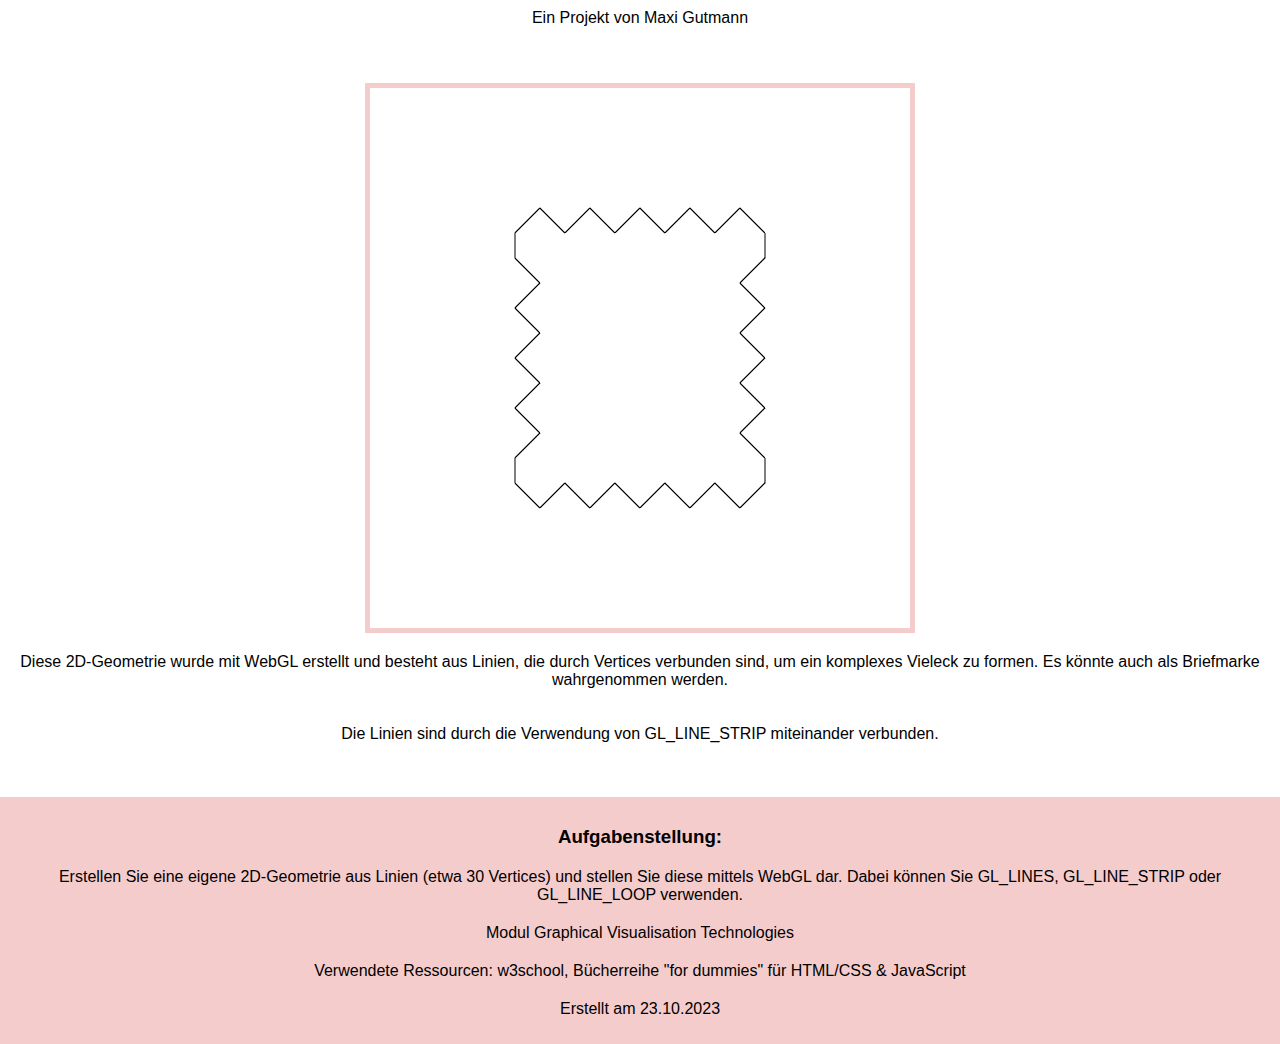
<file: EA2/index.html>
<!DOCTYPE html> <!--Start-->
<html lang="de"> <!--EA2 - 2D Geometrie aus Linien-->
<head>
    <meta charset="UTF-8"> <!--Hier wird der Zeichensatz für das Dokument festgelegt-->
    <meta name="viewport" content="width=device-width, initial-scale=1.0"><!--Dies gestaltet die Webseite responsiv auf den Endgeräten-->
    <title>EA 2 - 2D Geometrie aus Linien</title><!--Das ist der Titel des Dokumentes-->
    <style>/*An dieser Stelle wird die CSS-Datei in die HTML-Datei eingebunden */
        /* START - Allgemeines Styling */
        body, html {
        margin: 0;
        padding: 0;
        height: 100%; 
        font-family: Arial, sans-serif;
        display: flex;
        flex-direction: column;
        align-items: center;
        justify-content: center;
        }
        /* Styling für Header, Main, Footer und Canvas */
        header, main, footer, canvas {
           padding: 20px;
           text-align: center;
        }
        /* Styling für die Überschriften */
        h1, h2 {
             color: #e55b76; 
             margin-top: 20px;
        }
        /* Hier wird der Text im Absatz zentriert */
        p {
            text-align: center;
            margin-top: 20px;
        } 
        /* Styling für Canvas */
        canvas {
            border: 5px solid #f5cccc;
            margin-top: 20px;
        }
        /* Footer Styling */
        footer {
            margin-top: 20px;
            padding: 10px;
            background-color: #f5cccc;
        } 
        /* END */ 
    </style> <!--CSS zu Ende-->
</head>
<body>
    <header><!--Hier wird die Kopfzeile definiert mit dem Titel und meinem Namen-->
        <br>
        <br>
        <br>
        <h1>EA 2 - 2D Geometrie aus Linien mit WebGL</h1>
        <p>Ein Projekt von Maxi Gutmann</p>
    </header>
    <!-- Hier wird das Canvas zum Zeichnen der 2D-Geometrie initialisiert -->
    <canvas id="Vieleck" width="500" height="500"></canvas>
    
    <!-- Hier ist eine kurze Beschreibung des Inhaltes, welches auf der Webseite gesehen werden kann -->
    <p>
        Diese 2D-Geometrie wurde mit WebGL erstellt und besteht aus Linien, die durch Vertices verbunden sind, um ein komplexes Vieleck zu formen. Es könnte auch als Briefmarke wahrgenommen werden. 
    </p>
    <p>Die Linien sind durch die Verwendung von GL_LINE_STRIP miteinander verbunden.</p>
    <br> 

    <script> //Hier wird die JavaScript-Datei in die HTML-Datei eingebunden
        document.addEventListener("DOMContentLoaded", function() {
            var Zeichenflaeche = document.getElementById("Vieleck"); //Hier wird das Canvas geladen und WebGL initialisiert
            var gl = Zeichenflaeche.getContext("webgl");

            if (!gl) {  // Hier wird eine Fehlermeldung eingebaut, wenn WebGL nicht initialisiert werden kann
                console.error("Es ist leider nicht möglich WebGL zu initalisieren. Eventuell unterstützt der Browser dies nicht.");
                return; 
            }

            var vertices = new Float32Array([ // Hier werden die Vertices für die 2D-Geometrie definiert innerhalb eines Arrays
                -0.5, 0.5, //Das sind die entsprecheneden Koordinaten
                -0.4, 0.6,
                -0.3, 0.5,
                -0.2, 0.6,
                -0.1, 0.5,
                0.0, 0.6,
                0.1, 0.5,
                0.2, 0.6,
                0.3, 0.5,
                0.4, 0.6,
                0.5, 0.5,
                0.5, 0.4,
                0.4, 0.3,
                0.5, 0.2,
                0.4, 0.1,
                0.5, 0.0,
                0.4, -0.1,
                0.5, -0.2,
                0.4, -0.3,
                0.5, -0.4,
                0.5, -0.5,
                0.4, -0.6,
                0.3, -0.5,
                0.2, -0.6,
                0.1, -0.5,
                0.0, -0.6,
                -0.1, -0.5,
                -0.2, -0.6,
                -0.3, -0.5,
                -0.4, -0.6,
                -0.5, -0.5,
                -0.5, -0.4,
                -0.4, -0.3,
                -0.5, -0.2,
                -0.4, -0.1,
                -0.5, 0.0,
                -0.4, 0.1,
                -0.5, 0.2,
                -0.4, 0.3,
                -0.5, 0.4,
                -0.5, 0.5,
            ]);

            var vertexBuffer = gl.createBuffer(); // Hier wird der Vertex-Buffer erstellt und gebunden
            gl.bindBuffer(gl.ARRAY_BUFFER, vertexBuffer);
            gl.bufferData(gl.ARRAY_BUFFER, vertices, gl.STATIC_DRAW);
            gl.bindBuffer(gl.ARRAY_BUFFER, null);
            
           // Vertex-Shader-Code
            var vertexShaderCode = `  
                attribute vec2 coordinates;
                void main(void) {
                    gl_Position = vec4(coordinates, 0.0, 1.0);
                }
            `;
            // Der Vertex-Shader wird erstellt und kompilliert
            var vertexShader = gl.createShader(gl.VERTEX_SHADER);
            gl.shaderSource(vertexShader, vertexShaderCode);
            gl.compileShader(vertexShader);
 
            // Fragment-Shader-Code
            var fragmentShaderCode = `
                void main(void) {
                    gl_FragColor = vec4(0.0, 0.0, 0.0, 1.0);
                }
            `;
             // Der Fragment-Shader wird erstellt und kompilliert
            var fragmentShader = gl.createShader(gl.FRAGMENT_SHADER);
            gl.shaderSource(fragmentShader, fragmentShaderCode);
            gl.compileShader(fragmentShader);

            var shaderProgram = gl.createProgram(); //// Die Shaders werden zu einem Programm verlinkt
            gl.attachShader(shaderProgram, vertexShader);
            gl.attachShader(shaderProgram, fragmentShader);
            gl.linkProgram(shaderProgram);
            gl.useProgram(shaderProgram);

            gl.bindBuffer(gl.ARRAY_BUFFER, vertexBuffer); //// Der Buffer wird verbunden und die jeweilligen Attribute gesetzt
            var coord = gl.getAttribLocation(shaderProgram, "coordinates");
            gl.vertexAttribPointer(coord, 2, gl.FLOAT, false, 0, 0);
            gl.enableVertexAttribArray(coord);

            gl.clearColor(1.0, 1.0, 1.0, 1.0); // // Der Viewport wird gesetzt und der Inhalt des Canvas gelöscht
            gl.clear(gl.COLOR_BUFFER_BIT);
            gl.viewport(0,0,Zeichenflaeche.width,Zeichenflaeche.height);
            gl.drawArrays(gl.LINE_STRIP, 0, vertices.length / 2); //Hier werden die Linien letztendlich gezeichnet
        });
    </script> <!--Hier ist das Skript zu Ende-->
   
   <footer><!--Im Footer befinden sich die Aufgabenstellung sowie Angaben zu den verwendeten Ressourcen-->
        <h3>Aufgabenstellung:</h3>
        <p>Erstellen Sie eine eigene 2D-Geometrie aus Linien (etwa 30 Vertices) und stellen Sie diese mittels WebGL dar. Dabei können Sie GL_LINES, GL_LINE_STRIP oder GL_LINE_LOOP verwenden.</p>
        <p>Modul Graphical Visualisation Technologies</p>
        <p>Verwendete Ressourcen: w3school, Bücherreihe "for dummies" für HTML/CSS & JavaScript</p>
        <p>Erstellt am 23.10.2023</p>
    </footer>
    
</body>
</html><!--END-->
</file>
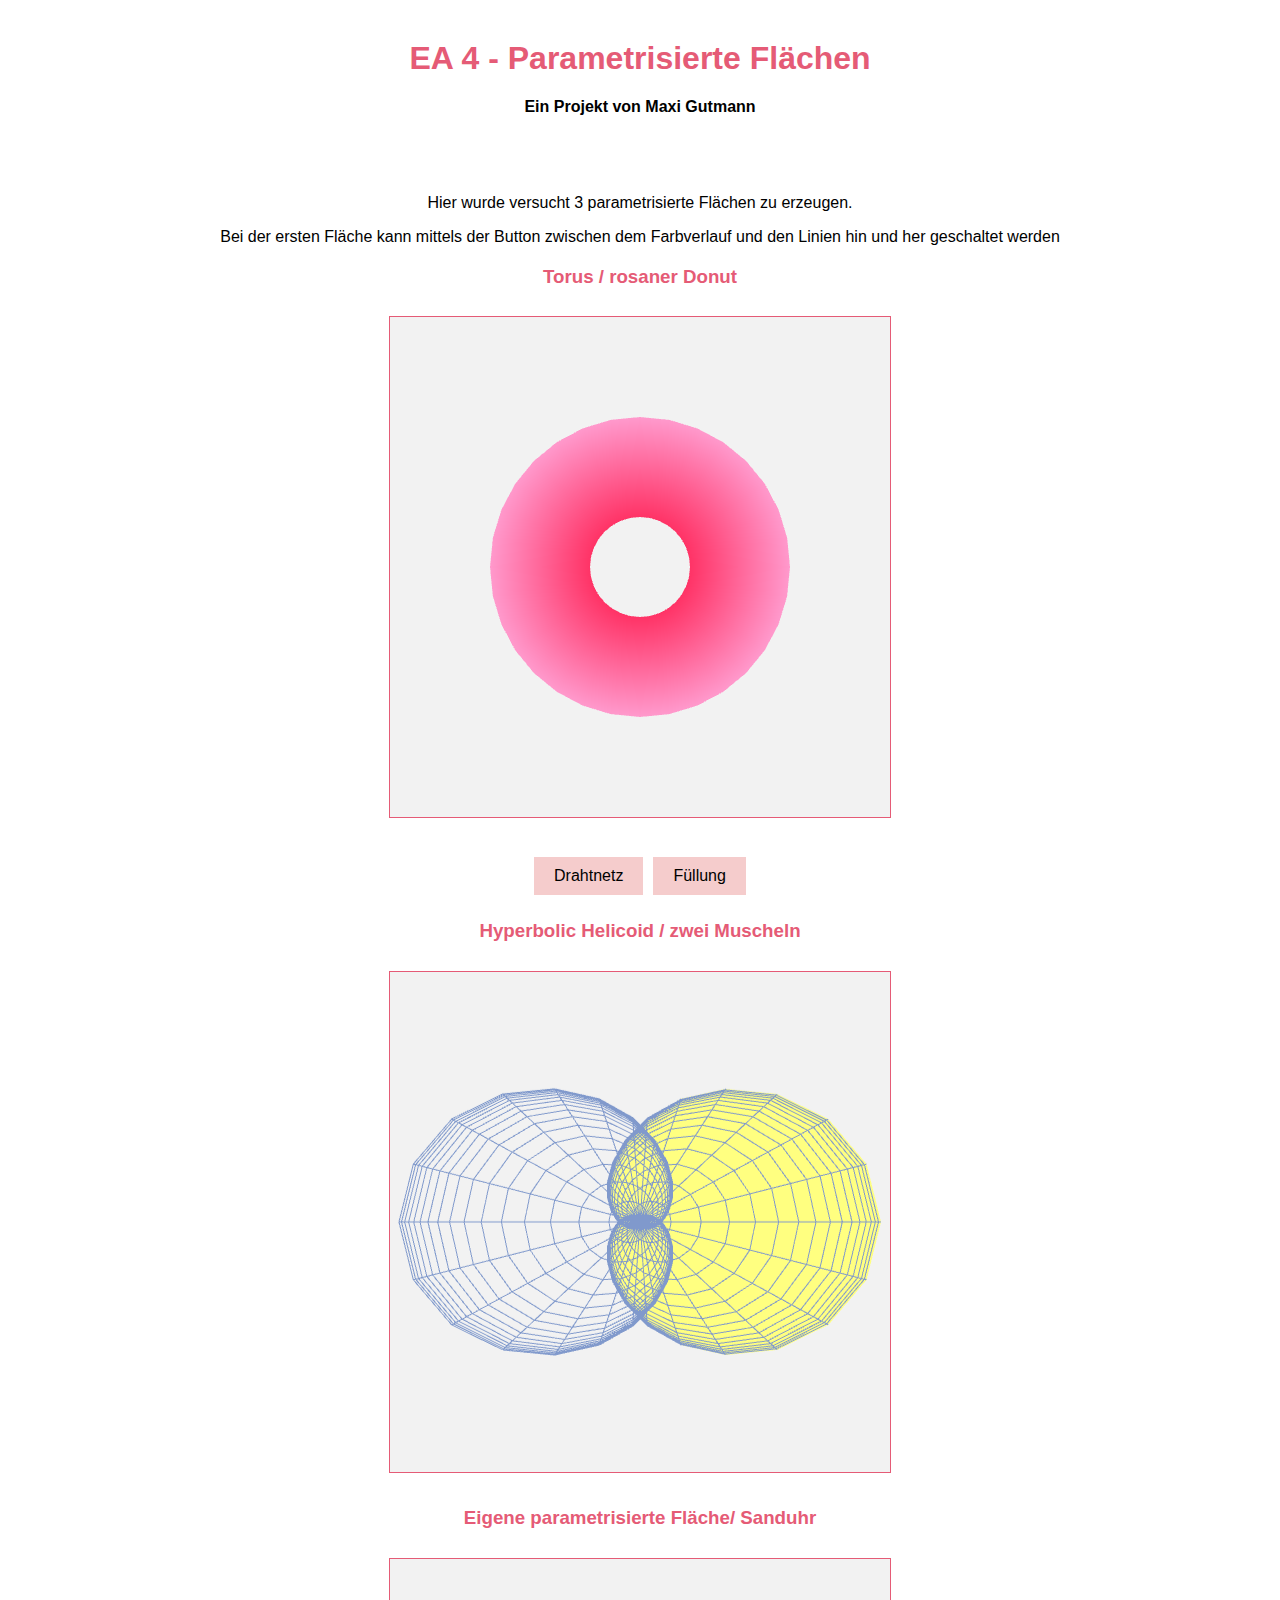
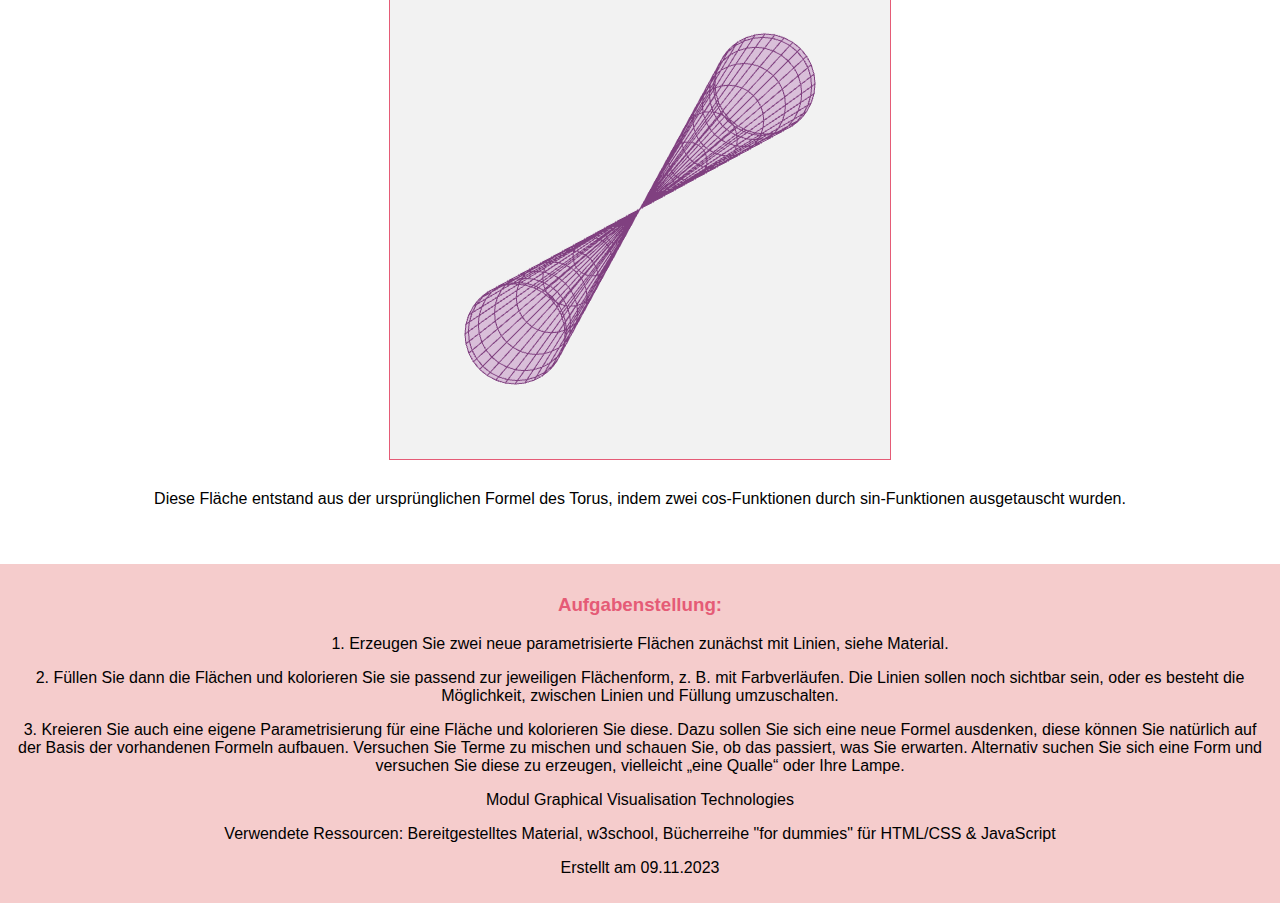
<file: EA4/index.html>
<!DOCTYPE html> <!--START-->
<html lang="de"> <!--EA4 - Parametrisierte Flächen-->
<head> 
    <meta charset="UTF-8"> <!--Hier wird der Zeichensatz für das Dokument festgelegt-->
    <meta name="viewport" content="width=device-width, initial-scale=1.0"><!--Dies gestaltet die Webseite responsiv auf den Endgeräten-->
    <title>Parametrisierte Flächen von Maxi Gutmann</title><!--Das ist der Titel des Dokumentes-->
    <link rel="stylesheet" href="style.css"><!--An dieser Stelle wird die CSS-Datei in die HTML-Datei eingebunden-->
</head>
<body>
    <header><!--Hier wird die Kopfzeile definiert mit dem Titel und meinem Namen-->
        <h1>EA 4 - Parametrisierte Flächen</h1>
        <h4>Ein Projekt von Maxi Gutmann</h4>
    </header>
   
    <main>
        <!--Hier sind ersteinmal ein paar allgemeine Hinweise für den Nutzer der Webseite-->
        <p>Hier wurde versucht 3 parametrisierte Flächen zu erzeugen.</p>
        <p>Bei der ersten Fläche kann mittels der Button zwischen dem Farbverlauf und den Linien hin und her geschaltet werden</p>
        <!--AN dieser Stelle werden die Canvas für die Flächen definiert-->
        
            <h3>Torus / rosaner Donut</h2>
            <canvas id="canvas" width="500" height="500"></canvas>
           
            <div class="button-container"> <!--Hier wird der Button-Container definiert-->
                <button id="lines">Drahtnetz</button>
                <button id="filled">Füllung</button>
            </div>
       
            <h3>Hyperbolic Helicoid / zwei Muscheln</h2>
            <canvas id="canvas2" width="500" height="500"></canvas>
     
    
            <h3>Eigene parametrisierte Fläche/ Sanduhr</h2>
            <canvas id="canvas3" width="500" height="500"></canvas>
       
            <p>Diese Fläche entstand aus der ursprünglichen Formel des Torus, indem zwei cos-Funktionen durch sin-Funktionen ausgetauscht wurden.</p>

    </main>
    <footer><!--Im Footer befinden sich die Aufgabenstellung sowie Angaben zu den verwendeten Ressourcen-->
        <h3>Aufgabenstellung:</h3>
        <p>1. Erzeugen Sie zwei neue parametrisierte Flächen zunächst mit Linien, siehe Material.</p>
        <p>2. Füllen Sie dann die Flächen und kolorieren Sie sie passend zur jeweiligen Flächenform, z. B. mit Farbverläufen. Die Linien sollen noch sichtbar sein, oder es besteht die Möglichkeit, zwischen Linien und Füllung umzuschalten.</p>
        <p>3. Kreieren Sie auch eine eigene Parametrisierung für eine Fläche und kolorieren Sie diese. Dazu sollen Sie sich eine neue Formel ausdenken, diese können Sie natürlich auf der Basis der vorhandenen Formeln aufbauen. Versuchen Sie Terme zu mischen und schauen Sie, ob das passiert, was Sie erwarten. Alternativ suchen Sie sich eine Form und versuchen Sie diese zu erzeugen, vielleicht „eine Qualle“ oder Ihre Lampe.</p>
        <p>Modul Graphical Visualisation Technologies</p>
        <p>Verwendete Ressourcen: Bereitgestelltes Material, w3school, Bücherreihe "for dummies" für HTML/CSS & JavaScript</p>
        <p>Erstellt am 09.11.2023</p>
    </footer>
    <script src="Tropfen.js"></script> <!--Hier werden die JS-Skripte in das Dokument eingebunden-->
    <script src="form.js"></script>
    <script src="torus.js"></script>
    </body>
</html><!--END-->
</file>
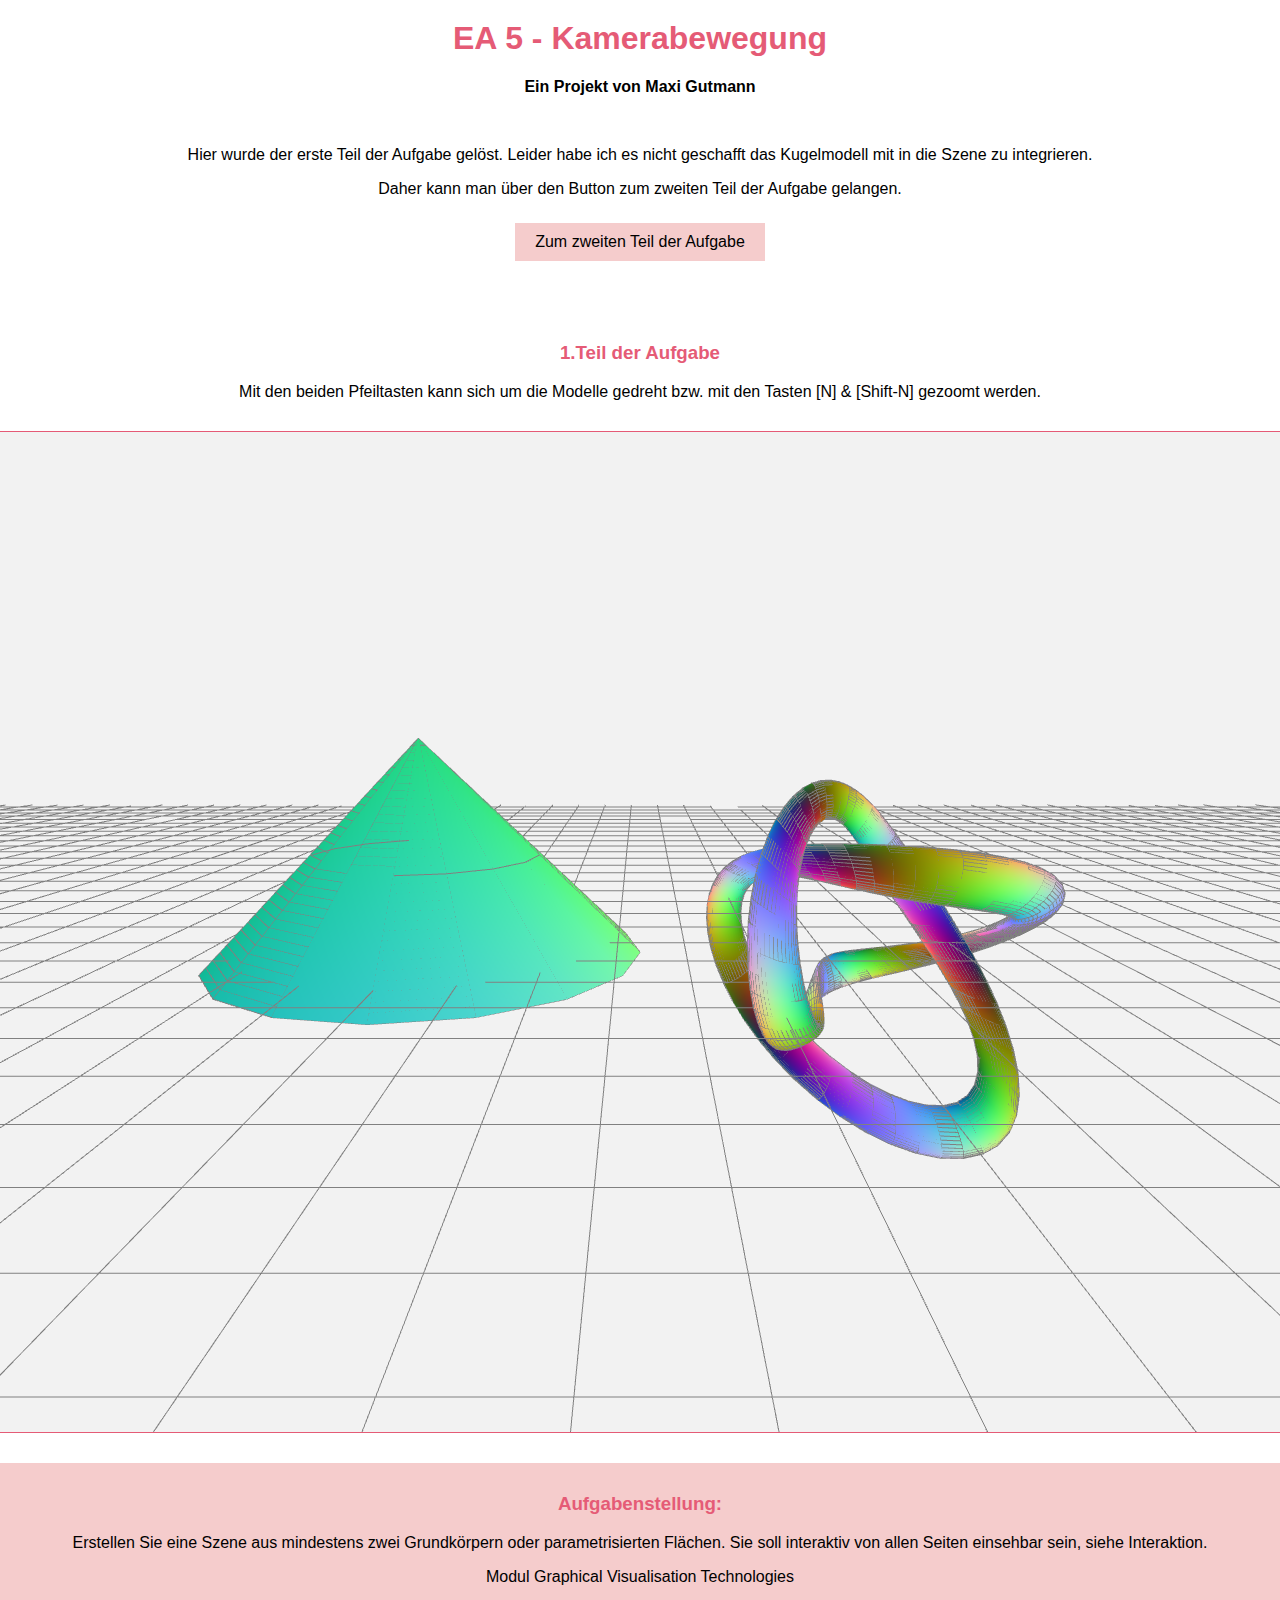
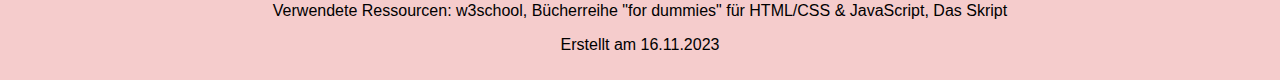
<file: EA5/index.html>
<!DOCTYPE html> <!--START-->
<html lang="de"> <!--EA5 - Kamerabewegung-->
<head> 
    <meta charset="UTF-8"> <!--Hier wird der Zeichensatz für das Dokument festgelegt-->
    <meta name="viewport" content="width=device-width, initial-scale=1.0"><!--Dies gestaltet die Webseite responsiv auf den Endgeräten-->
    <title>Kamerabewegung von Maxi Gutmann</title><!--Das ist der Titel des Dokumentes-->
    <link rel="stylesheet" href="styles.css"><!--An dieser Stelle wird die CSS-Datei in die HTML-Datei eingebunden-->
		<script src="gl-matrix.js"></script> <!--Hier werden die Skripte in das Dokument eingebunden-->
		<script src="kegel.js"></script>
		<script src="plane.js"></script>
		<script src="script.js"></script>
		<script src="Flaeche.js"></script>
		<!--Hier wir der Vertex Shader definiert-->
		<script type="x-shader/x-vertex" id="vertexshader">
			attribute vec3 aPosition;
			attribute vec3 aNormal;

			uniform mat4 uPMatrix;
			uniform mat4 uMVMatrix;

			varying vec4 vColor;

			void main(){
				gl_Position = uPMatrix * uMVMatrix * vec4(aPosition, 1.0);
	
				vColor = vec4(aNormal.x, aNormal.y, aNormal.z, 1.0);
				vColor = (vColor + 1.0) / 2.0;
			}
		</script> 
		<!--Hier wir der Fragment Shader definiert-->
		<script type="x-shader/x-fragment" id="fragmentshader">
			precision mediump float;
			varying vec4 vColor;

			void main() {
				gl_FragColor = vColor;
			}
		</script>
		
	</head>

	<body onload="app.start()">
		<header><!--Hier wird die Kopfzeile definiert mit dem Titel und meinem Namen-->
			<h1>EA 5 - Kamerabewegung</h1>
			<p><b>Ein Projekt von Maxi Gutmann</b></p>
			<br>
		</header>
		 <!--Hier sind ersteinmal ein paar allgemeine Hinweise für den Nutzer der Webseite-->
		 <p>Hier wurde der erste Teil der Aufgabe gelöst. Leider habe ich es nicht geschafft das Kugelmodell mit in die Szene zu integrieren.</p>
		<p>Daher kann man über den Button zum zweiten Teil der Aufgabe gelangen.</p>
		 <div class="button-container">
			<button id="Unterseite">Zum zweiten Teil der Aufgabe</button> <!--Mittels des Buttons gelangt man zum zweiten Teil der Aufgabe, welcher in einer extra HTML-Datei angefertigt wurde-->
		</div>
		<br>
		<br>
		<h3>1.Teil der Aufgabe</h3>
		<p>Mit den beiden Pfeiltasten kann sich um die Modelle gedreht bzw. mit den Tasten [N] & [Shift-N] gezoomt werden.</p>
			 <!--AN dieser Stelle wird der Container für das Canvas  definiert-->
		<div class="canvas-container">
		 <canvas id="canvas" width="1500" height="1000"></canvas>
		 </div>
		<footer><!--Im Footer befinden sich die Aufgabenstellung sowie Angaben zu den verwendeten Ressourcen-->
			<h3>Aufgabenstellung:</h3>
			<p>Erstellen Sie eine Szene aus mindestens zwei Grundkörpern oder parametrisierten Flächen. Sie soll interaktiv von allen Seiten einsehbar sein, siehe Interaktion. </p>
			<p>Modul Graphical Visualisation Technologies</p>
			<p>Verwendete Ressourcen: w3school, Bücherreihe "for dummies" für HTML/CSS & JavaScript, Das Skript</p>
			<p>Erstellt am 16.11.2023</p>
		</footer>
		<script> 
			document.getElementById('Unterseite').addEventListener('click', function() {
				window.location.href = 'Unterseite.html'; //Hier wird der Pfad zur zweiten HTML-Datei festgelegt
			});
		</script>
	</body>
</html>
</file>
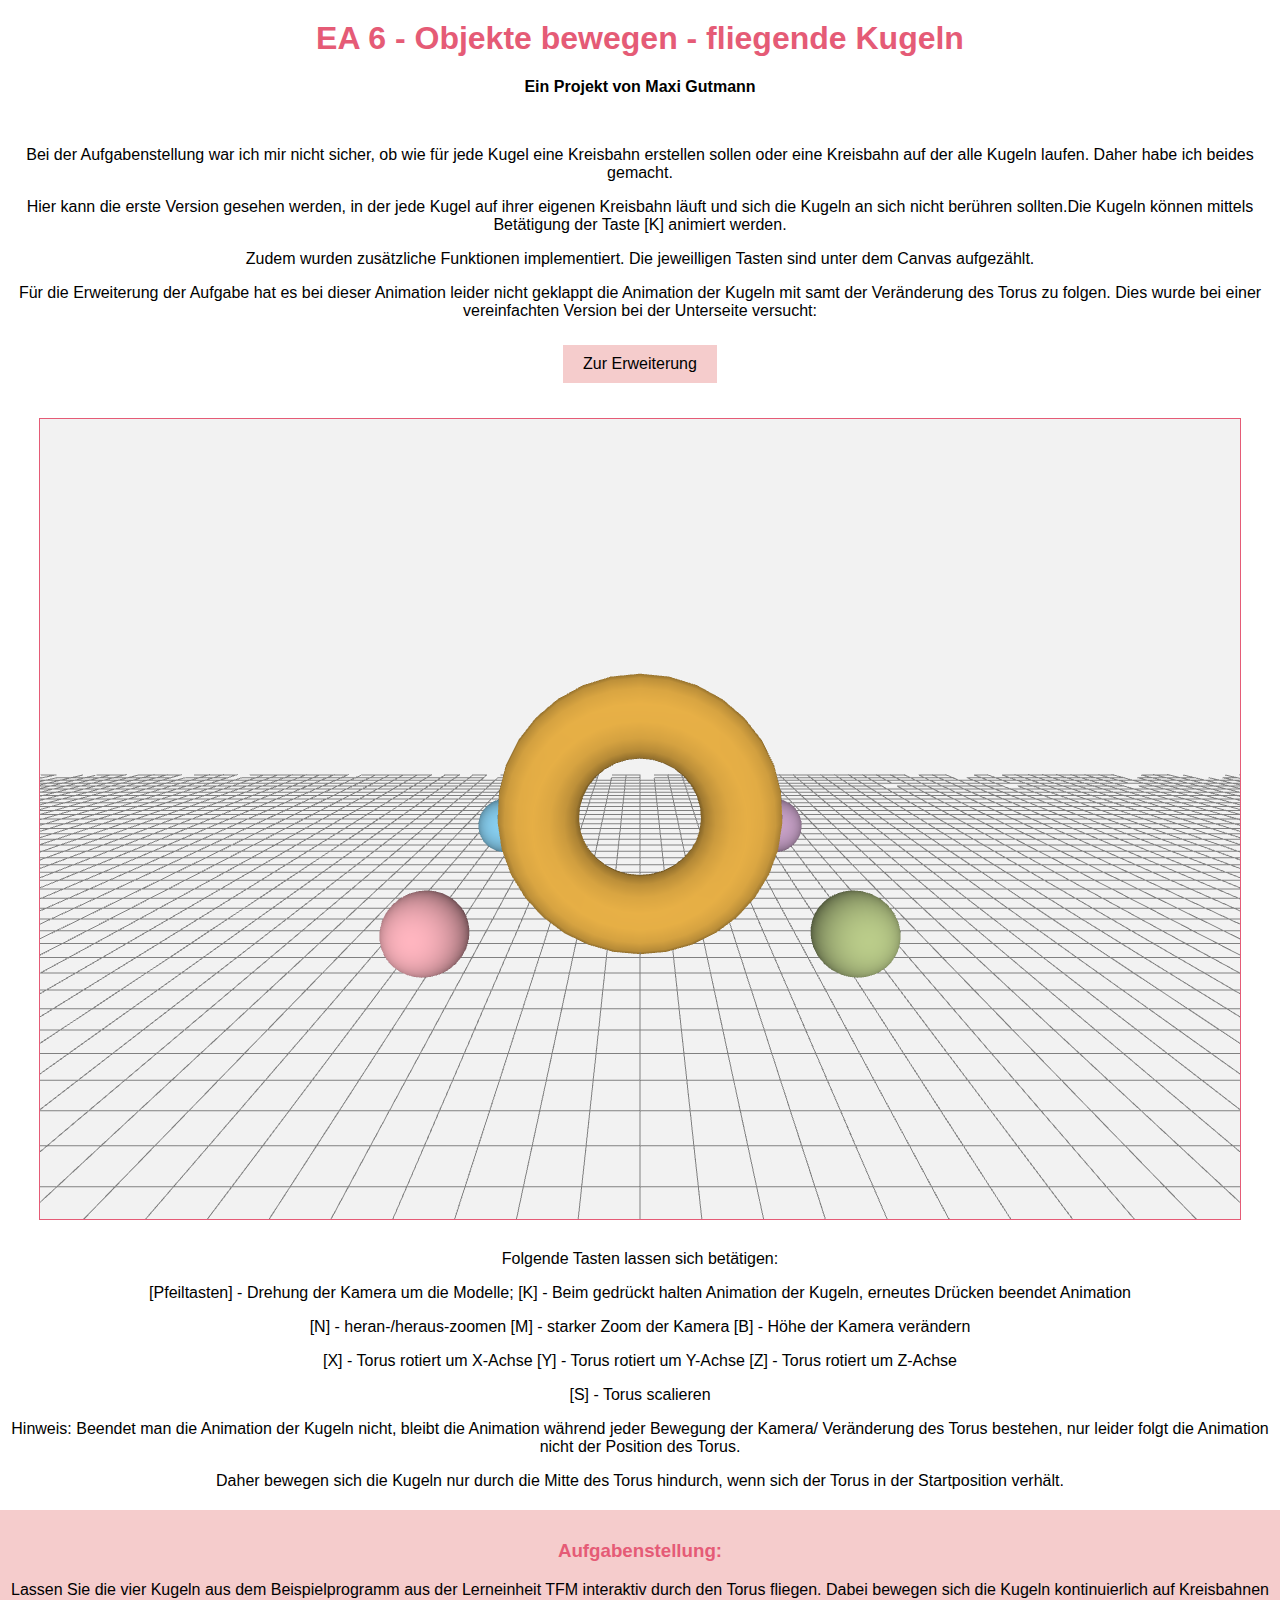
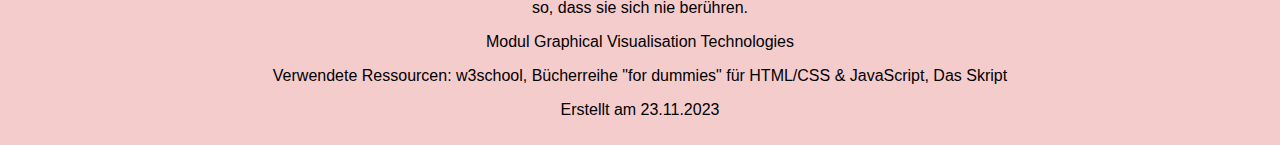
<file: EA6/index.html>
<!DOCTYPE html> <!--START-->
<html lang="de"> <!--EA6 - Objekte bewegen-->
<head> 
    <meta charset="UTF-8"> <!--Hier wird der Zeichensatz für das Dokument festgelegt-->
    <meta name="viewport" content="width=device-width, initial-scale=1.0"><!--Dies gestaltet die Webseite responsiv auf den Endgeräten-->
    <title>Objekte bewegen - fliegende Kugeln von Maxi Gutmann</title><!--Das ist der Titel des Dokumentes-->
    <link rel="stylesheet" href="styles.css"><!--An dieser Stelle wird die CSS-Datei in die HTML-Datei eingebunden-->
		<script src="ext/gl-matrix.js"></script> <!--Einbinden der Skripte in die HTML Datei-->
		<script src="kugeln.js"></script>
		<script src="torus.js"></script>
		<script src="plane.js"></script>
		<script src="script.js"></script>
		<!--Initialisierung des Vertex Shaders-->
		<script type="x-shader/x-vertex" id="vertexshader">
			attribute vec3 aPosition;
			attribute vec3 aNormal;

			uniform mat4 uPMatrix;
			uniform mat4 uMVMatrix;
			uniform vec4 uColor;
			uniform mat3 uNMatrix;

			varying vec4 vColor;

			void main(){
			gl_Position = uPMatrix * uMVMatrix * vec4(aPosition, 1.0);
			vec3 tNormal = uNMatrix * aNormal;

			vColor = vec4(tNormal.z, tNormal.z, tNormal.z, 1.0);
			vColor = uColor * (vColor + 1.0) / 2.0;
			
			}
		</script>
		<!--Initialisierung des Fragment Shaders-->
		<script type="x-shader/x-fragment" id="fragmentshader">
			precision mediump float;
			varying vec4 vColor;

			void main() {
			gl_FragColor = vColor;
			}
		</script>
	</head>

	<body onload="app.start()">
		<header><!--Hier wird die Kopfzeile definiert mit dem Titel und meinem Namen-->
			<h1>EA 6 - Objekte bewegen - fliegende Kugeln</h1>
			<p><b>Ein Projekt von Maxi Gutmann</b></p>
			<br>
		</header>
		 <!--Hier sind ersteinmal ein paar allgemeine Hinweise für den Nutzer der Webseite-->
		 <p>Bei der Aufgabenstellung war ich mir nicht sicher, ob wie für jede Kugel eine Kreisbahn erstellen sollen oder eine Kreisbahn auf der alle Kugeln laufen. Daher habe ich beides gemacht.</p>
		 <p> Hier kann die erste Version gesehen werden, in der jede Kugel auf ihrer eigenen Kreisbahn läuft und sich die Kugeln an sich nicht berühren sollten.Die Kugeln können mittels Betätigung der Taste [K] animiert werden.</p>
		<p>Zudem wurden zusätzliche Funktionen implementiert. Die jeweilligen Tasten sind unter dem Canvas aufgezählt.</p>
		<p>Für die Erweiterung der Aufgabe hat es bei dieser Animation leider nicht geklappt die Animation der Kugeln mit samt der Veränderung des Torus zu folgen. Dies wurde bei einer vereinfachten Version bei der Unterseite versucht:</p>
		<div class="button-container">
			<button id="Unterseite">Zur Erweiterung</button> <!--Mittels des Buttons gelangt man zur Erweiterung der Aufgabe, welche in einer extra HTML-Datei angefertigt wurde-->
		</div>
		<div class="canvas-container"> <!--Hier ist das Canvas definiert-->
		 <canvas id="canvas" width="1200" height="800"></canvas>
		</div>
		<p>Folgende Tasten lassen sich betätigen:</p> <!--Hier sind weitere Hinweise für die Benutzung-->
		<p>[Pfeiltasten] - Drehung der Kamera um die Modelle; [K] - Beim gedrückt halten Animation der Kugeln, erneutes Drücken beendet Animation</p>
		<p>[N] - heran-/heraus-zoomen   [M] - starker Zoom der Kamera  [B] - Höhe der Kamera verändern</p>
		<p>[X] - Torus rotiert um X-Achse  [Y] - Torus rotiert um Y-Achse  [Z] - Torus rotiert um Z-Achse</p>
		<p>[S] - Torus scalieren</p>
		<p>Hinweis: Beendet man die Animation der Kugeln nicht, bleibt die Animation während jeder Bewegung der Kamera/ Veränderung des Torus bestehen, nur leider folgt die Animation nicht der Position des Torus.</p>
		<p>Daher bewegen sich die Kugeln nur durch die Mitte des Torus hindurch, wenn sich der Torus in der Startposition verhält.</p>
		<footer><!--Im Footer befinden sich die Aufgabenstellung sowie Angaben zu den verwendeten Ressourcen-->
			<h3>Aufgabenstellung:</h3>
			<p> Lassen Sie die vier Kugeln aus dem Beispielprogramm aus der Lerneinheit TFM interaktiv durch den Torus fliegen. Dabei bewegen sich die Kugeln kontinuierlich auf Kreisbahnen so, dass sie sich nie berühren. </p>
			<p>Modul Graphical Visualisation Technologies</p>
			<p>Verwendete Ressourcen: w3school, Bücherreihe "for dummies" für HTML/CSS & JavaScript, Das Skript</p>
			<p>Erstellt am 23.11.2023</p>
		</footer>
	</body>
	<script> //Hier wird dem Button eine Funktion zugewiesen
		document.getElementById('Unterseite').addEventListener('click', function() {
			window.location.href = 'Unterseite.html'; //Hier wird der Pfad zur zweiten HTML-Datei festgelegt
		});
	</script>
</html> <!--END-->
</file>
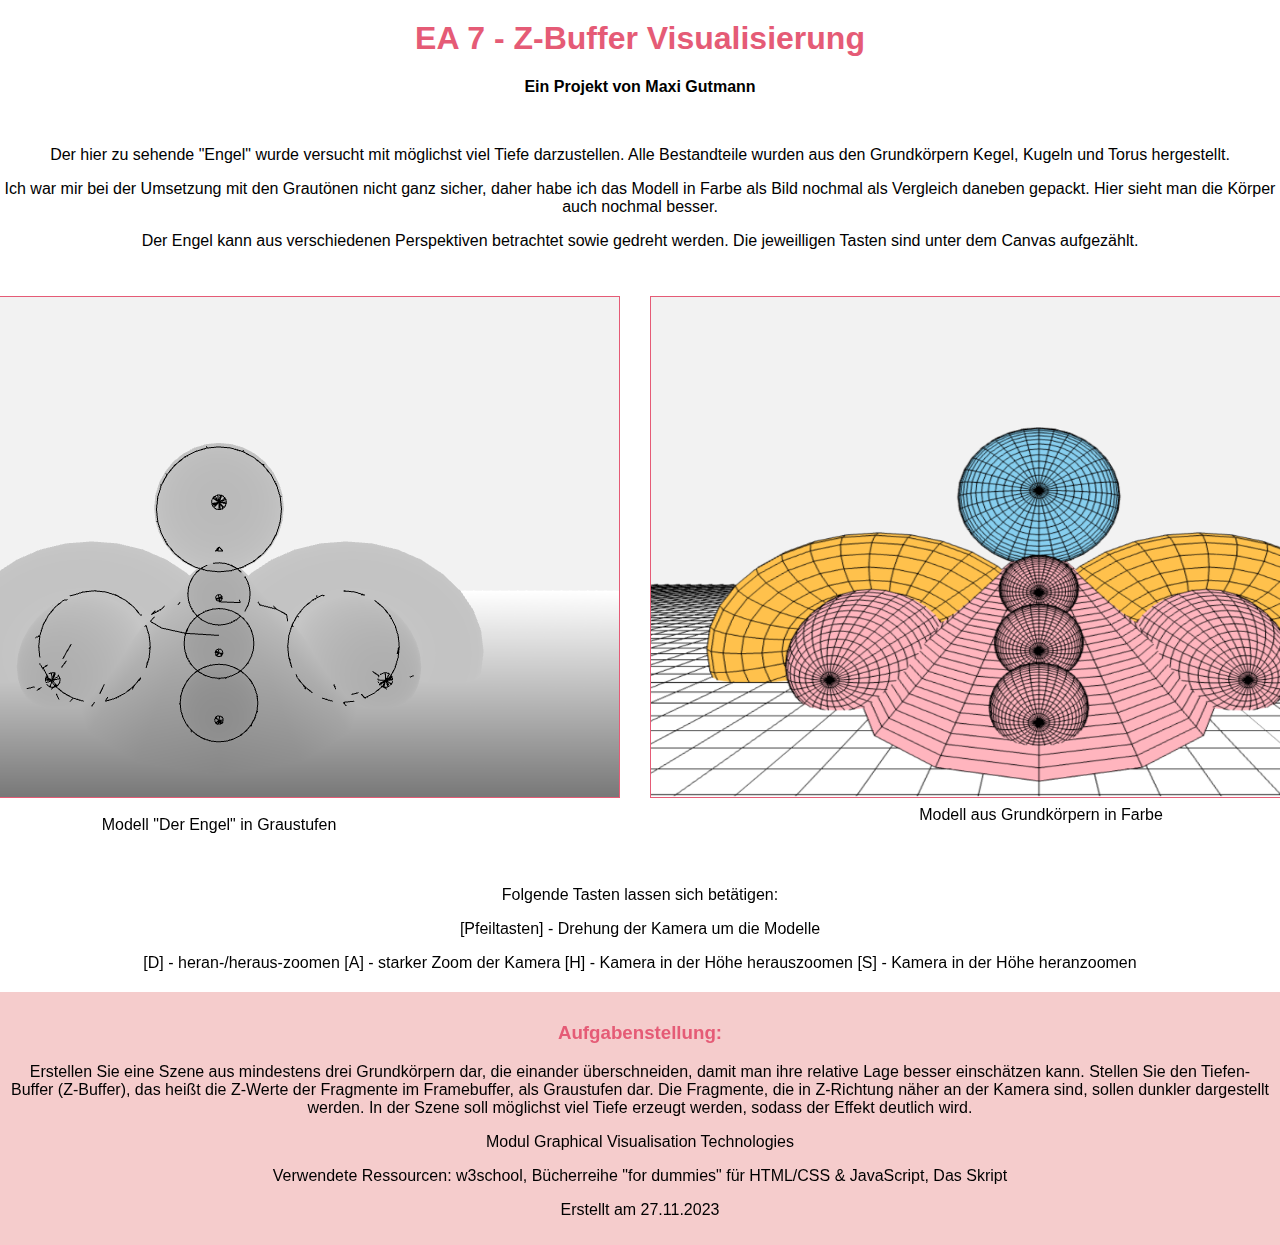
<file: EA7/index.html>
<!DOCTYPE html> <!--START-->
<html lang="de"> <!--EA7 - Z-Buffer Visualisierung-->
<head> 
    <meta charset="UTF-8"> <!--Hier wird der Zeichensatz für das Dokument festgelegt-->
    <meta name="viewport" content="width=device-width, initial-scale=1.0"><!--Dies gestaltet die Webseite responsiv auf den Endgeräten-->
    <title>Z-Buffer Visualisierung von Maxi Gutmann</title><!--Das ist der Titel des Dokumentes-->
    <link rel="stylesheet" href="styles.css"><!--An dieser Stelle wird die CSS-Datei in die HTML-Datei eingebunden-->
		<script src="ext/gl-matrix.js"></script>
		<script src="plane.js"></script>
		<script src="script.js"></script>
		<script src="kegel.js"></script>
		<script src="kugeln.js"></script>
		<script src="torus.js"></script>
		<!--Hier wird der Vertex-Shader initialsiert-->
		<script type="x-shader/x-vertex" id="vertexshader"> 
			precision mediump float;
			
			attribute vec3 aPosition;
			attribute vec3 aNormal;
			
			uniform mat4 uPMatrix;
			uniform mat4 uMVMatrix;
			uniform mat3 uNMatrix;
			uniform vec4 uColor;
			
			
			varying vec4 vColor;
			
			void main(){
				gl_Position = uPMatrix * uMVMatrix * vec4(aPosition, 1.0);
				
				vec3 tNormal = uNMatrix * aNormal;
			
				vColor = uColor;
			}
		</script>
		<!--Hier wird der Fragment-Shader initialisiert-->
		<!--Verwenden von gl_FragCoord.z für die Z-Tiefe und Umwandlung in Graustufens-->
		<script type="x-shader/x-fragment" id="fragmentshader">
			precision mediump float;
			varying vec4 vColor;

			void main() {

			float depth = gl_FragCoord.z;
			gl_FragColor = vec4(vec3(depth), 1.0);
			
		}
		</script>
	</head>
	<body onload="app.start()"> <!--Funktion Start wird aufegrufen aus dem app-Skript-->
		<header><!--Hier wird die Kopfzeile definiert mit dem Titel und meinem Namen-->
			<h1>EA 7 - Z-Buffer Visualisierung</h1>
			<p><b>Ein Projekt von Maxi Gutmann</b></p>
			<br>
		</header>
		 <!--Hier sind ersteinmal ein paar allgemeine Hinweise für den Nutzer der Webseite-->
		
	    <p>Der hier zu sehende "Engel" wurde versucht mit möglichst viel Tiefe darzustellen. Alle Bestandteile wurden aus den Grundkörpern Kegel, Kugeln und Torus hergestellt.</p>
		<p>Ich war mir bei der Umsetzung mit den Grautönen nicht ganz sicher, daher habe ich das Modell in Farbe als Bild nochmal als Vergleich daneben gepackt. Hier sieht man die Körper auch nochmal besser.</p>
		<p>Der Engel kann aus verschiedenen Perspektiven betrachtet sowie gedreht werden. Die jeweilligen Tasten sind unter dem Canvas aufgezählt.</p>
		
	<div class="container"><!--Hier wird der Container für das Nebeneinander-Anordnen des Canvas und des img-Elementes erstellt-->
		<div class="canvas-container"> <!--Hier ist das Canvas definiert-->
		<canvas id="canvas" width="800" height="500"></canvas>
		<p class="item-text">Modell "Der Engel" in Graustufen</p>
		</div>
		<div class="item">
            <img src="Farbe.png" alt="Hier sollte das Modell in Farbe zu sehen sein." />
            <p class="item-text">Modell aus Grundkörpern in Farbe</p>
        </div>
        </div>
	</div>
		<p>Folgende Tasten lassen sich betätigen:</p> <!--Hier sind weitere Hinweise für die Benutzung-->
		<p>[Pfeiltasten] - Drehung der Kamera um die Modelle</p>
		<p>[D] - heran-/heraus-zoomen   [A] - starker Zoom der Kamera  [H] - Kamera in der Höhe herauszoomen  [S] - Kamera in der Höhe heranzoomen</p>
		
		<footer><!--Im Footer befinden sich die Aufgabenstellung sowie Angaben zu den verwendeten Ressourcen-->
			<h3>Aufgabenstellung:</h3>
			<p> Erstellen Sie eine Szene aus mindestens drei Grundkörpern dar, die einander überschneiden, damit man ihre relative Lage besser einschätzen kann. Stellen Sie den Tiefen-Buffer (Z-Buffer), das heißt die Z-Werte der Fragmente im Framebuffer, als Graustufen dar. Die Fragmente, die in Z-Richtung näher an der Kamera sind, sollen dunkler dargestellt werden. In der Szene soll möglichst viel Tiefe erzeugt werden, sodass der Effekt deutlich wird. </p>
			<p>Modul Graphical Visualisation Technologies</p>
			<p>Verwendete Ressourcen: w3school, Bücherreihe "for dummies" für HTML/CSS & JavaScript, Das Skript</p>
			<p>Erstellt am 27.11.2023</p>
		</footer>
	</body>
</html>
</file>
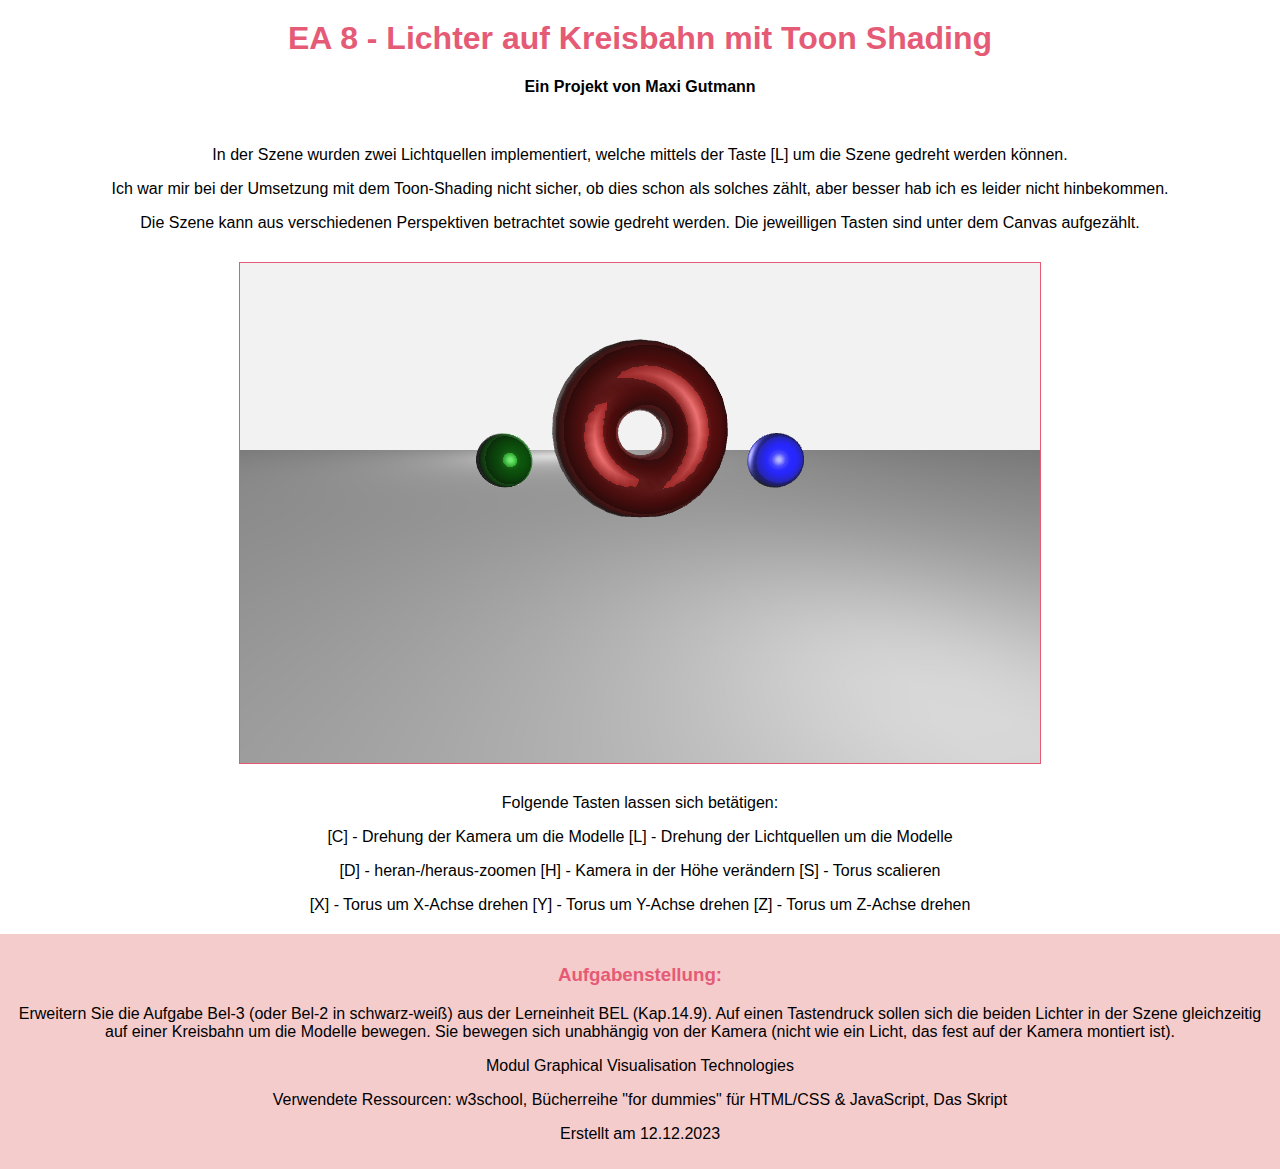
<file: EA8/index.html>
<!DOCTYPE html> <!--START-->
<html lang="de"> <!--EA8 - Lichter auf Kreisbahn mit Toon Shading-->
<head> 
    <meta charset="UTF-8"> <!--Hier wird der Zeichensatz für das Dokument festgelegt-->
    <meta name="viewport" content="width=device-width, initial-scale=1.0"><!--Dies gestaltet die Webseite responsiv auf den Endgeräten-->
    <title>Lichter auf Kreisbahn mit Toon Shading von Maxi Gutmann</title><!--Das ist der Titel des Dokumentes-->
    <link rel="stylesheet" href="styles.css"><!--An dieser Stelle wird die CSS-Datei in die HTML-Datei eingebunden-->
		<script src="ext/gl-matrix.js"></script>
		<script src="plane.js"></script>
		<script src="kugeln.js"></script>
		<script src="torus.js"></script>
		<script src="script.js"></script>
		<!--Hier wird der Vertex-Shader initialsiert-->
		<script type="x-shader/x-vertex" id="vertexshader">
			attribute vec3 aPosition;
			attribute vec3 aNormal;

			uniform mat4 uPMatrix;
			uniform mat4 uMVMatrix;
			uniform mat3 uNMatrix;
			uniform vec3 uCameraPosition; // Kameraposition

			varying vec4 vColor;
			varying vec3 vViewDirection; // Varying für die Blickrichtung

						
			// Ambient light.
			uniform vec3 ambientLight;
			
			// Pointlights.
			const int MAX_LIGHT_SOURCES = 8;
			struct LightSource {
				bool isOn;
				vec3 position;
				vec3 color;
			};
			uniform LightSource light[MAX_LIGHT_SOURCES];
			
			// Material.
			struct PhongMaterial {
				vec3 ka;
				vec3 kd;
				vec3 ks;
				float ke; 
			};
			uniform PhongMaterial material;
			
			vec3 phong(vec3 p, vec3 n, vec3 v, LightSource l) {
				
				vec3 L = l.color;
			
				vec3 s = normalize(l.position - p);
				vec3 r = reflect(-s, n);
				
				float sn = max( dot(s,n), 0.0);
				float rv = max( dot(r,v), 0.0);
							
				vec3 diffuse = material.kd * L * sn;
								
				vec3 specular = material.ks * L * pow(rv, material.ke);
			
				return diffuse + specular;			
			
			}
			
			// Phong illumination for multiple light sources
			vec3 phong(vec3 p, vec3 n, vec3 v) {
			
				// Calculate ambient light.
				vec3 result = material.ka * ambientLight;
				
				// Add light from all light sources.
				for(int j=0; j < MAX_LIGHT_SOURCES; j++){
					if(light[j].isOn){
						result += phong(p, n, v, light[j]);
					}
				}
				return result;
			}
			
			void main(){
				// Calculate vertex position in eye coordinates. 
				vec4 tPosition = uMVMatrix * vec4(aPosition, 1.0);
				// Calculate projektion.
				gl_Position = uPMatrix * tPosition;
			
				vec3 tNormal = normalize(uNMatrix * aNormal);
				// Berechnung der Blickrichtung
				vec4 worldPosition = uMVMatrix * vec4(aPosition, 1.0);
				vViewDirection = normalize(uCameraPosition - worldPosition.xyz);
				
				// Calculate view vector.
				vec3 v = normalize(-tPosition.xyz);	
								
				vColor = vec4( phong(tPosition.xyz, tNormal, v), 1.0);
			}
		</script>
		<!--Hier wird der Fragment-Shader initialsiert-->
		<script type="x-shader/x-fragment" id="fragmentshader">
		precision mediump float;

		varying vec4 vColor;

		void main() {
			// Einfache Umsetzung für Toon-Shading
			float intensity = dot(normalize(vColor.xyz), vec3(0.0, 0.0, 1.0));
			if (intensity > 0.95) {
				intensity = 1.0;
			} else if (intensity > 0.5) {
				intensity = 0.8;
			} else if (intensity > 0.25) {
				intensity = 0.5;
			} else {
				intensity = 0.3;
			}
			vec4 toonColor = vec4(intensity * vColor.rgb, vColor.a);
			gl_FragColor = toonColor;
		}
		</script>
	</head>
	<body onload="app.start()">
		<header><!--Hier wird die Kopfzeile definiert mit dem Titel und meinem Namen-->
			<h1>EA 8 - Lichter auf Kreisbahn mit Toon Shading</h1>
			<p><b>Ein Projekt von Maxi Gutmann</b></p>
			<br>
		</header>
		 <!--Hier sind ersteinmal ein paar allgemeine Hinweise für den Nutzer der Webseite-->
		
	    <p>In der Szene wurden zwei Lichtquellen implementiert, welche mittels der Taste [L] um die Szene gedreht werden können.</p>
		<p>Ich war mir bei der Umsetzung mit dem Toon-Shading nicht sicher, ob dies schon als solches zählt, aber besser hab ich es leider nicht hinbekommen.</p>
		<p>Die Szene kann aus verschiedenen Perspektiven betrachtet sowie gedreht werden. Die jeweilligen Tasten sind unter dem Canvas aufgezählt.</p>
		
		<div class="canvas-container"> <!--Hier ist das Canvas bzw. dessen Container definiert-->
		   <canvas id="canvas" width="800" height="500"></canvas>
		</div>

		<p>Folgende Tasten lassen sich betätigen:</p> <!--Hier sind weitere Hinweise für die Benutzung-->
		<p>[C] - Drehung der Kamera um die Modelle  [L] - Drehung der Lichtquellen um die Modelle</p>
		<p>[D] - heran-/heraus-zoomen  [H] - Kamera in der Höhe verändern  [S] - Torus scalieren</p>
		<p>[X] - Torus um X-Achse drehen  [Y] - Torus um Y-Achse drehen [Z] - Torus um Z-Achse drehen</p>
		
		<footer><!--Im Footer befinden sich die Aufgabenstellung sowie Angaben zu den verwendeten Ressourcen-->
			<h3>Aufgabenstellung:</h3>
			<p>Erweitern Sie die Aufgabe Bel-3 (oder Bel-2 in schwarz-weiß) aus der Lerneinheit BEL (Kap.14.9).  Auf einen Tastendruck sollen sich die beiden Lichter in der Szene gleichzeitig auf einer Kreisbahn um die Modelle bewegen. Sie bewegen sich unabhängig von der Kamera (nicht wie ein Licht, das fest auf der Kamera montiert ist). </p>
			<p>Modul Graphical Visualisation Technologies</p>
			<p>Verwendete Ressourcen: w3school, Bücherreihe "for dummies" für HTML/CSS & JavaScript, Das Skript</p>
			<p>Erstellt am 12.12.2023</p>
		</footer>
	</body>
</html>
</file>
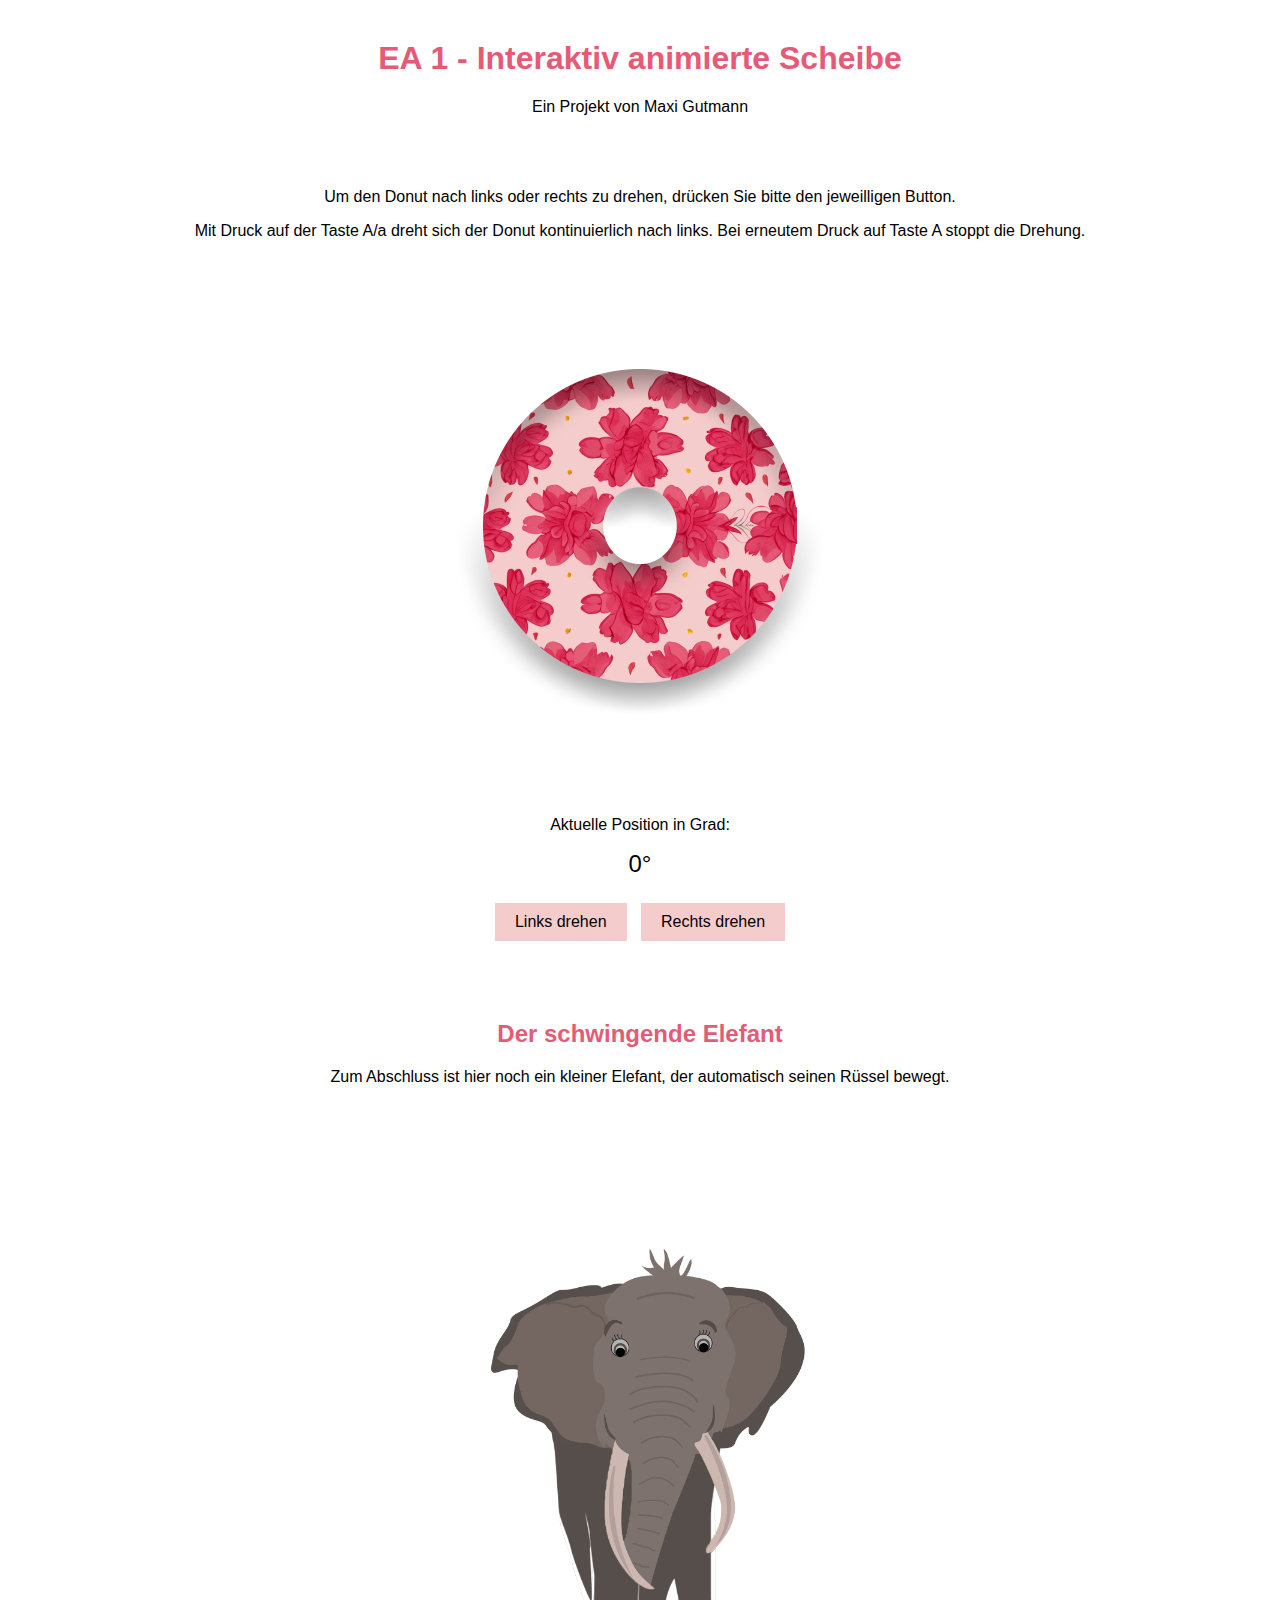
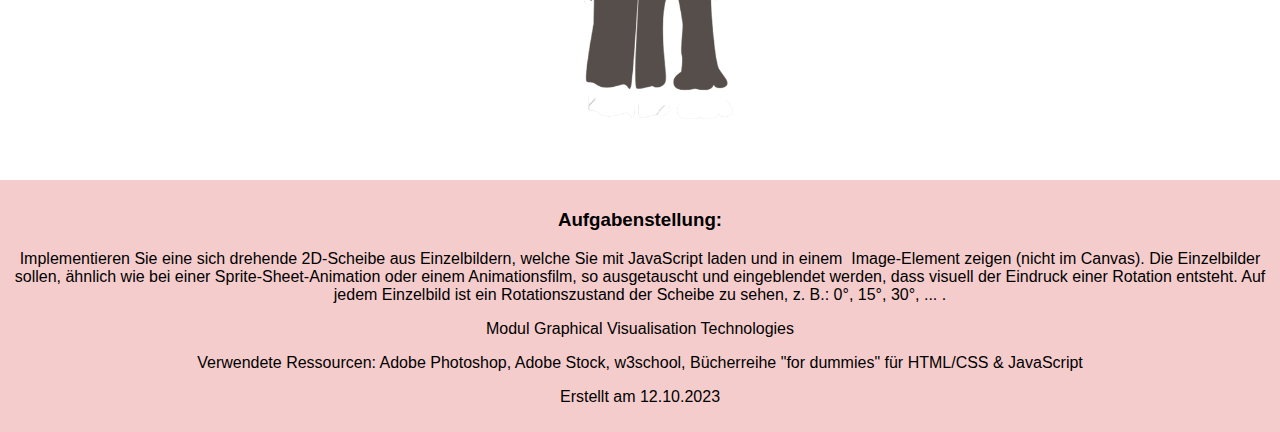
<file: GVT/index.html>
<!DOCTYPE html> <!--START-->
<html lang="de"> <!--EA1 - Interaktiv animierte Schreibe-->
<head> 
    <meta charset="UTF-8"> <!--Hier wird der Zeichensatz für das Dokument festgelegt-->
    <meta name="viewport" content="width=device-width, initial-scale=1.0"><!--Dies gestaltet die Webseite responsiv auf den Endgeräten-->
    <title>Animierte Scheibe von Maxi Gutmann</title><!--Das ist der Titel des Dokumentes-->
    <link rel="stylesheet" href="styles.css"><!--An dieser Stelle wird die CSS-Datei in die HTML-Datei eingebunden-->
</head>
<body>
    <header><!--Hier wird die Kopfzeile definiert mit dem Titel und meinem Namen-->
        <h1>EA 1 - Interaktiv animierte Scheibe</h1>
        <p>Ein Projekt von Maxi Gutmann</p>
    </header>

    <main>
        <!--Hier sind ersteinmal ein paar allgemeine Hinweise für den Nutzer der Webseite-->
        <p>Um den Donut nach links oder rechts zu drehen, drücken Sie bitte den jeweilligen Button.</p>
        <p>Mit Druck auf der Taste A/a dreht sich der Donut kontinuierlich nach links. Bei erneutem Druck auf Taste A stoppt die Drehung.</p>
        <!--AN dieser Stelle wird der Container für den Donut definiert-->
        <div class="donut-container">
            <img id="donut" src="images/image0.png" alt="Hier sehen Sie einen nach rechts oder links drehenden Donut mit Blumenmuster">
        </div>
        <!--In den Codezeilen wird die Gradanzeige der aktuellen Neigung des Donuts festgelegt-->
        <p>Aktuelle Position in Grad:</p>
        <div id="degree-display">0°</div> 
        <!--Hier werden die Buttons für die Drehung des Donuts nach links oder rechts definiert-->
        <div class="button-container">
         <button onclick="rotateLeft()">Links drehen</button>
         <button onclick="rotateRight()">Rechts drehen</button>
        </div>
        <br> <!--Hier iat einfach ein Freiraum-->
        <br>
        <br>
        <!--In diesem Abschnitt wird der Elefant definiert-->
        <h2>Der schwingende Elefant</h2>
        <p>Zum Abschluss ist hier noch ein kleiner Elefant, der automatisch seinen Rüssel bewegt.</p>
        <div class="elefant-container"><!--Hier wird ebenfalls ein Container definiert, nur diesmal für den Elefanten-->
            <img id="schwingender-elefant" src="images/elephant0.png" alt="Hier hebt ein Elefant seinen Rüssel und sprüht Wasser">
        </div>
    </main>

    <footer><!--Im Footer befinden sich die Aufgabenstellung sowie Angaben zu den verwendeten Ressourcen-->
        <h3>Aufgabenstellung:</h3>
        <p>Implementieren Sie eine sich drehende 2D-Scheibe aus Einzelbildern, welche Sie mit JavaScript laden und in einem <img> Image-Element zeigen (nicht im Canvas). Die Einzelbilder sollen, ähnlich wie bei einer Sprite-Sheet-Animation oder einem Animationsfilm, so ausgetauscht und eingeblendet werden, dass visuell der Eindruck einer Rotation entsteht. Auf jedem Einzelbild ist ein Rotationszustand der Scheibe zu sehen, z. B.: 0°, 15°, 30°, ...  .</p>
        <p>Modul Graphical Visualisation Technologies</p>
        <p>Verwendete Ressourcen: Adobe Photoshop, Adobe Stock, w3school, Bücherreihe "for dummies" für HTML/CSS & JavaScript</p>
        <p>Erstellt am 12.10.2023</p>
    </footer>

    <script src="script.js"></script><!--Hier wird die JavaScript-Datei in die HTML-Datei eingebunden-->
</body>
</html> <!--END-->
</file>
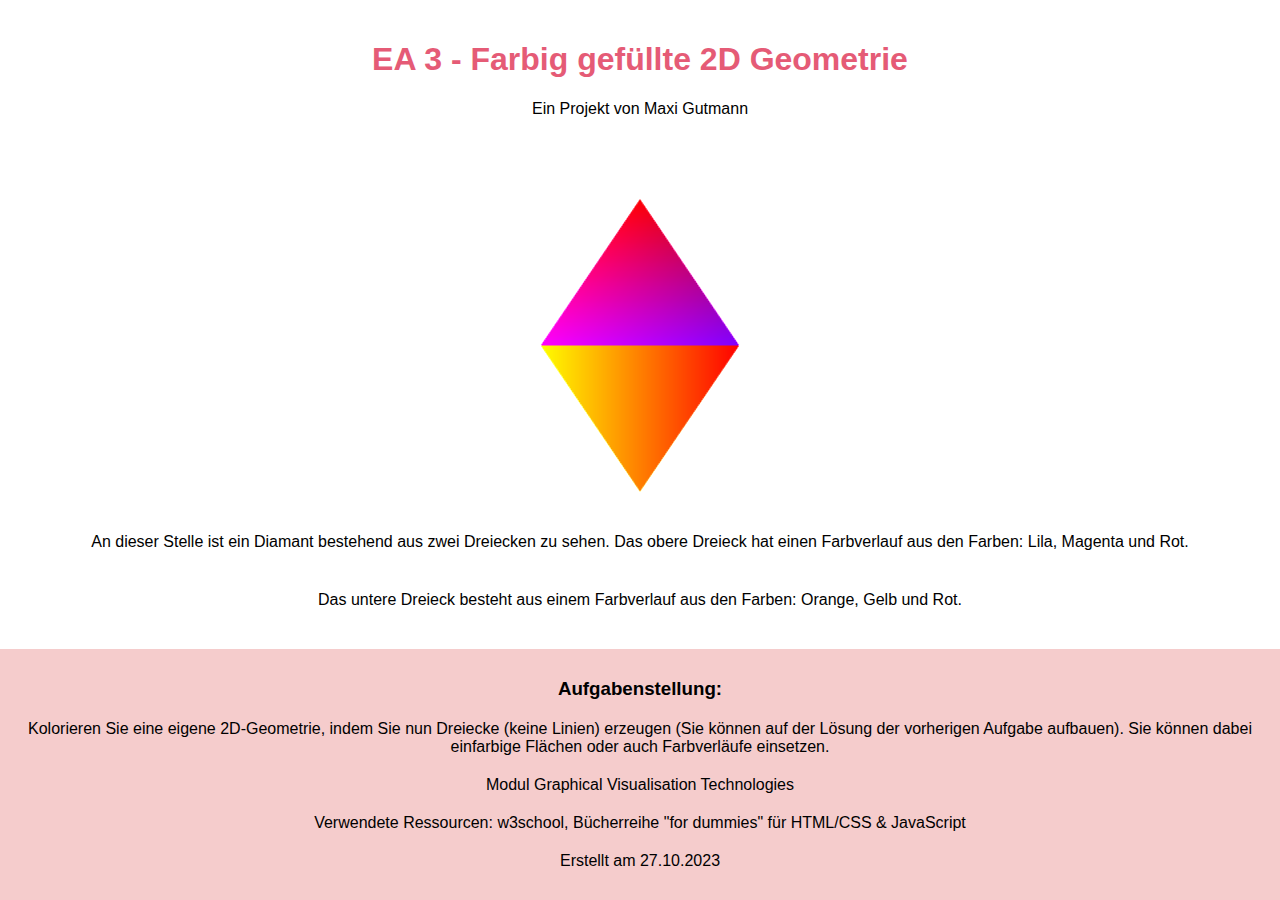
<file: EA3/EA3.html>
<!DOCTYPE html><!--START-->
<html lang="de">
<head>
    <meta charset="UTF-8">
    <meta name="viewport" content="width=device-width, initial-scale=1.0"><!--Dies gestaltet die Webseite responsiv auf den Endgeräten-->
    <title>Farbig gefüllte 2D Geometrie</title>
    <style>
        /* START - Allgemeines Styling */
        body, html {
        margin: 0;
        padding: 0;
        height: 100%; 
        font-family: Arial, sans-serif;
        display: flex;
        flex-direction: column;
        align-items: center;
        justify-content: center;
        }
        /* Styling für Header, Main, Footer und Canvas */
        header, main, footer, canvas {
           padding: 20px;
           text-align: center;
        }
        /* Styling für die Überschriften */
        h1, h2 {
             color: #e55b76; 
        }
        /* Hier wird der Text im Absatz zentriert */
        p {
            text-align: center;
            margin-top: 20px;
            margin-bottom: 20px;
        } 
       
        /* Footer Styling */
        footer {
            margin-top: 20px;
            padding: 10px;
            background-color: #f5cccc;
        } 
       
          /* Styling für Canvas */
        canvas { 
            width: 400px; height: 400px;  margin-top: 20px; 
        }
         /* END */ 
    </style>
</head>
<body>
    <header><!--Hier wird die Kopfzeile definiert mit dem Titel und meinem Namen-->
        <h1>EA 3 - Farbig gefüllte 2D Geometrie</h1>
        <p>Ein Projekt von Maxi Gutmann</p>
    </header>
    <canvas id="Diamant"></canvas>  <!-- Hier wird das Canvas zum Zeichnen der 2D-Geometrie initialisiert -->
     <!-- Hier ist eine kurze Beschreibung des Inhaltes, welches auf der Webseite gesehen werden kann -->
     <p>An dieser Stelle ist ein Diamant bestehend aus zwei Dreiecken zu sehen. Das obere Dreieck hat einen Farbverlauf aus den Farben: Lila, Magenta und Rot. </p>
     <p> Das untere Dreieck besteht aus einem Farbverlauf aus den Farben: Orange, Gelb und Rot. </p>

    <script> //Hier beginnt das Script
        const canvas = document.getElementById('Diamant');//Hier wird das Canvas geladen und WebGL initialisiert
        const gl = canvas.getContext('webgl');

        if (!gl) {  // Hier wird eine Fehlermeldung eingebaut, wenn WebGL nicht initialisiert werden kann
            alert('WebGL wird Es ist leider nicht möglich WebGL zu initalisieren. Eventuell unterstützt der Browser dies nicht. Ihrem Browser nicht unterstützt!');
        } else {
        
        // Nun geht es weiter mit dem Setup und der Renderlogik

        // Hier wird der Vertex Shader initislisiert
        const vsSource = `
            attribute vec4 aVertexPosition;
            attribute vec3 aVertexColor;
            varying lowp vec3 vColor;

            void main() {
                gl_Position = aVertexPosition;
                vColor = aVertexColor;
            }
        `;

        // Hier wird der Fragment Shader initialisiert
        const fsSource = `
            varying lowp vec3 vColor;

            void main() {
                gl_FragColor = vec4(vColor, 1.0);
            }
        `;

        //Das Shader-Programm wird an dieser Stelle initialisiert
        const shaderProgram = initShaderProgram(gl, vsSource, fsSource);

        const programInfo = {   //Hier werden Informationen über das Shader-Programm gespeichert
            program: shaderProgram,
            attribLocations: {
                vertexPosition: gl.getAttribLocation(shaderProgram, 'aVertexPosition'),
                vertexColor: gl.getAttribLocation(shaderProgram, 'aVertexColor'),
            },
        };

        // Hier werden die Diamantvertices und Farben definiert
        const diamantVertices = [
            // X, Y, R, G, B
            -0.5, 0.0, 1.0, 0.0, 1.0,  // Magenta
             0.5, 0.0, 0.5, 0.0, 1.0,  // Lila
             0.0, 1.0, 1.0, 0.0, 0.0,  // Rot

            -0.5, 0.0, 1.0, 1.0, 0.0,  // Gelb
             0.0, -1.0, 1.0, 0.5, 0.0, // Orange
             0.5, 0.0, 1.0, 0.0, 0.0   // Rot
        ];

        const diamantBuffer = gl.createBuffer(); // Hier wird der Buffer erstellt und gebunden
        gl.bindBuffer(gl.ARRAY_BUFFER, diamantBuffer);
        gl.bufferData(gl.ARRAY_BUFFER, new Float32Array(diamantVertices), gl.STATIC_DRAW);

        render();

        function render() { //Der Diamant wird an dieser Stelle gerendert
            gl.clearColor(1, 1, 1, 0);
            gl.clear(gl.COLOR_BUFFER_BIT);

            gl.bindBuffer(gl.ARRAY_BUFFER, diamantBuffer);

            // Position
            gl.vertexAttribPointer(
                programInfo.attribLocations.vertexPosition,
                2,
                gl.FLOAT,
                false,
                20,
                0
            );
            gl.enableVertexAttribArray(programInfo.attribLocations.vertexPosition);

            // Farbe
            gl.vertexAttribPointer(
                programInfo.attribLocations.vertexColor,
                3,
                gl.FLOAT,
                false,
                20,
                8
            );
            gl.enableVertexAttribArray(programInfo.attribLocations.vertexColor);

            gl.useProgram(programInfo.program);
            gl.drawArrays(gl.TRIANGLES, 0, 6);
        }
        //Hier wird das Shader-Programm initialisiert
        function initShaderProgram(gl, vsSource, fsSource) {
            const vertexShader = loadShader(gl, gl.VERTEX_SHADER, vsSource);
            const fragmentShader = loadShader(gl, gl.FRAGMENT_SHADER, fsSource);

            const shaderProgram = gl.createProgram();
            gl.attachShader(shaderProgram, vertexShader);
            gl.attachShader(shaderProgram, fragmentShader);
            gl.linkProgram(shaderProgram);

            if (!gl.getProgramParameter(shaderProgram, gl.LINK_STATUS)) {
                alert('Fehler beim Initialisieren des Shader-Programms: ' + gl.getProgramInfoLog(shaderProgram));
                return null;
            }

            return shaderProgram;
        }
        //Diese Funktion lädt und kompilliert den Shader
        function loadShader(gl, type, source) {
            const shader = gl.createShader(type);
            gl.shaderSource(shader, source);
            gl.compileShader(shader);

            if (!gl.getShaderParameter(shader, gl.COMPILE_STATUS)) {
                alert('Fehler beim Kompilieren des Shaders: ' + gl.getShaderInfoLog(shader));
                gl.deleteShader(shader);
                return null;
            }

            return shader;
        }
    }
    </script> <!--Hier ist das JavaScript zu Ende-->
    <footer><!--Im Footer befinden sich die Aufgabenstellung sowie Angaben zu den verwendeten Ressourcen-->
        <h3>Aufgabenstellung:</h3>
        <p>Kolorieren Sie eine eigene 2D-Geometrie, indem Sie nun Dreiecke (keine Linien) erzeugen (Sie können auf der Lösung der vorherigen Aufgabe aufbauen). 
            Sie können dabei einfarbige Flächen oder auch Farbverläufe einsetzen. </p>
        <p>Modul Graphical Visualisation Technologies</p>
        <p>Verwendete Ressourcen: w3school, Bücherreihe "for dummies" für HTML/CSS & JavaScript</p>
        <p>Erstellt am 27.10.2023</p>
    </footer>
</body>
</html><!--END-->
</file>
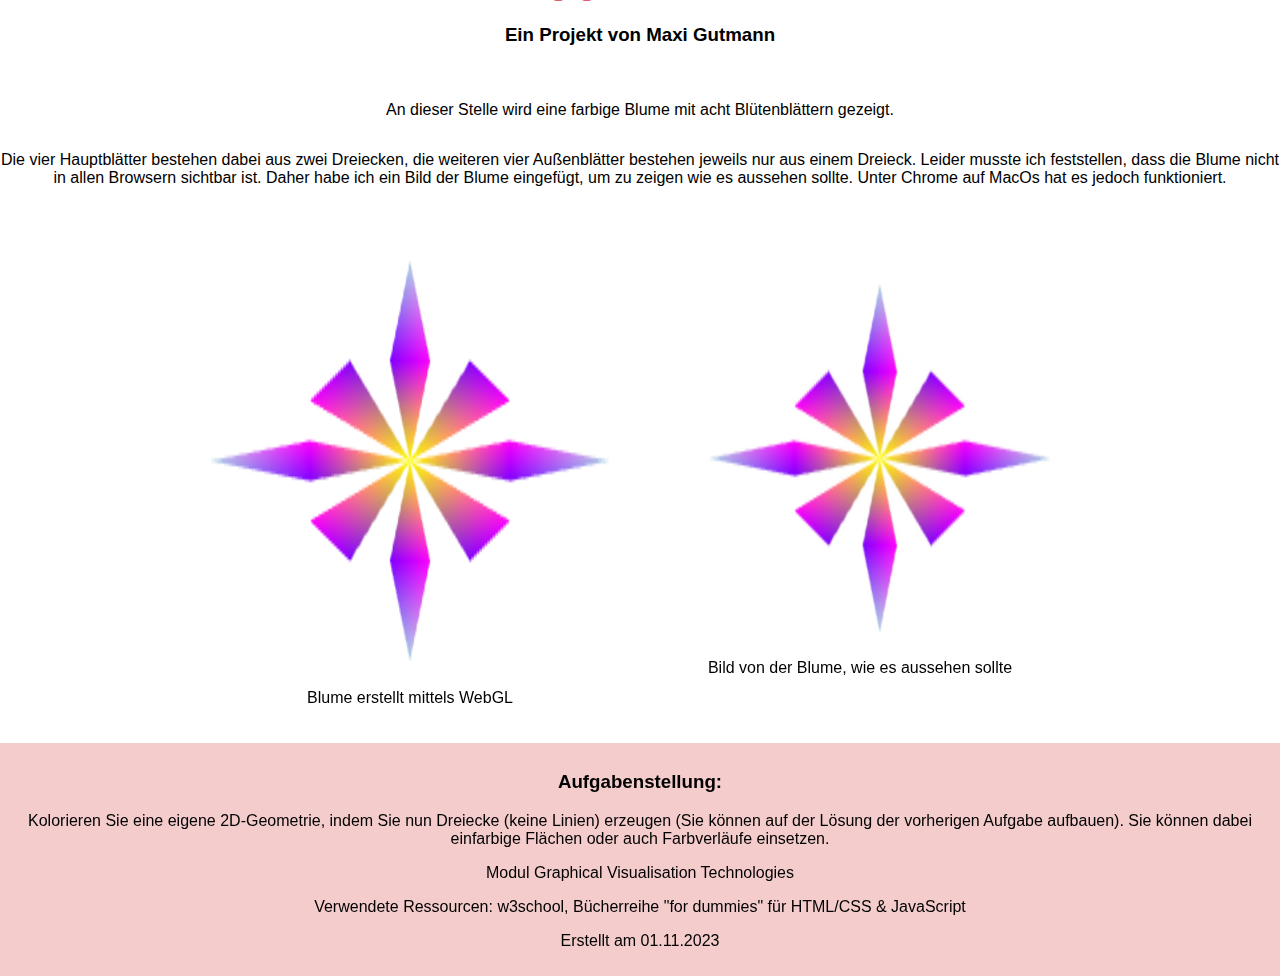
<file: EA3/EA3_2.html>
<!DOCTYPE html><!--START-->
<html lang="de">
<head>
    <meta charset="UTF-8">
    <meta name="viewport" content="width=device-width, initial-scale=1.0"><!--Dies gestaltet die Webseite responsiv auf den Endgeräten-->
    <title>Farbig gefüllte 2D Geometrie</title>
    <style>
        /* START - Allgemeines Styling */
        body, html {
        margin: 0;
        padding: 0;
        height: 100%; 
        font-family: Arial, sans-serif;
        display: flex;
        flex-direction: column;
        align-items: center;
        justify-content: center;
        }
        /* Styling für Header, Main, Footer und Canvas */
        header, main, footer, canvas {
           padding: 20px;
           text-align: center;
        }
        /* Styling für die Überschriften */
        h1, h2 {
             color: #e55b76; 
        }
        /* Hier wird der Text im Absatz zentriert */
        p {
            text-align: center;
        } 
       
        /* Footer Styling */
        footer {
            margin-top: 20px;
            padding: 10px;
            background-color: #f5cccc;
        } 
        .container {
            display: flex;
            align-items: center;
            justify-content: center;
        }

        .item {
            display: flex;
            flex-direction: column;
            align-items: center;
            margin-right: 20px; /* Abstand zwischen den Elementen */
        }
        .item-text {
            margin-top: 8px; /* Abstand zwischen Element und Text */
        }

        img {
            margin-left: 20px; /* Abstand zwischen Canvas und Bild */
            width: 400px; height: 400px;
        }
          /* Styling für Canvas */
        canvas { 
            width: 400px; height: 400px;  margin-top: 20px;
        }
         /* END */ 
    </style>
</head>
<body>
    <header><!--Hier wird die Kopfzeile definiert mit dem Titel und meinem Namen-->
        <h1>EA 3 - Farbig gefüllte 2D Geometrie</h1>
        <h3>Ein Projekt von Maxi Gutmann</h3>
    </header>
     <!-- Kurze Beschreibung der Grafik -->
    <p>An dieser Stelle wird eine farbige Blume mit acht Blütenblättern gezeigt.  </p>
    <p>Die vier Hauptblätter bestehen dabei aus zwei Dreiecken, die weiteren vier Außenblätter bestehen jeweils nur aus einem Dreieck.
        Leider musste ich feststellen, dass die Blume nicht in allen Browsern sichtbar ist. Daher habe ich ein Bild der Blume eingefügt, um zu zeigen wie es aussehen sollte. Unter Chrome auf MacOs hat es jedoch funktioniert.
    </p>
    <br>
    
    <div class="container">
        <div class="item">
            <canvas id="blumeCanvas"></canvas> <!-- Hier wird das Canvas zum Zeichnen der 2D-Geometrie initialisiert -->
            <p class="item-text">Blume erstellt mittels WebGL</p>
        </div>
        <div class="item">
            <img src="Blume.jpg" alt="Hier sollte die Blume als Bild zu sehen sein wie sie eigentlich aussehen sollte." />
            <p class="item-text">Bild von der Blume, wie es aussehen sollte</p>
        </div>
    </div>
        
    <script>//Hier beginnt das Script
        const canvas = document.getElementById('blumeCanvas');
        const gl = canvas.getContext('webgl');

        if (!gl) {  // Hier wird eine Fehlermeldung eingebaut, wenn WebGL nicht initialisiert werden kann
            alert('WebGL wird Es ist leider nicht möglich WebGL zu initalisieren. Eventuell unterstützt der Browser dies nicht. Ihrem Browser nicht unterstützt!');
        } else {
             // Hier wird der Vertex Shader initislisiert
            const vsSource = `  
                attribute vec4 aVertexPosition;
                attribute vec3 aVertexColor;
                varying lowp vec3 vColor;

                void main() {
                    gl_Position = aVertexPosition;
                    vColor = aVertexColor;
                }
            `;
           //  Fragment-Shader-Quellcode
            const fsSource = `
                varying lowp vec3 vColor;

                void main() {
                    gl_FragColor = vec4(vColor, 1.0);
                }
            `;
            // Initialisierung des Shader-Programms 
            const shaderProgram = initShaderProgram(gl, vsSource, fsSource);

            const programInfo = {
                program: shaderProgram,
                attribLocations: {
                    vertexPosition: gl.getAttribLocation(shaderProgram, 'aVertexPosition'),
                    vertexColor: gl.getAttribLocation(shaderProgram, 'aVertexColor'),
                },
            };

            const blumeVertices = [
                // Hier werden die Blütenblätter definiert: 
                // X, Y, R, G, B
                //Erstes Blütenblatt 
                0.0, 0.0, 1.0, 1.0, 0.0, // Mitte der Blume (gelb)
                0.1, 0.5, 1.0, 0.0, 1.0, // Ecke links (magenta)
                -0.1, 0.5, 0.5, 0.0, 1.0, // Ecke rechts  (lila)

                0.0, 1.0, 0.68, 0.85, 0.90, // Mitte der Blume (hellblau)
                0.1, 0.5, 1.0, 0.0, 1.0, //Ecke links (magenta)
                -0.1, 0.5, 0.5, 0.0, 1.0, // Ecke rechts  (lila)
                
                //zweites Blütenblatt
                0.0, 0.0, 1.0, 1.0, 0.0, // Mitte der Blume (gelb)
                0.5, 0.1, 1.0, 0.0, 1.0, // Ecke links (magenta)
                0.5, -0.1, 0.5, 0.0, 1.0, // Ecke rechts  (lila)

                1.0, 0.0, 0.68, 0.85, 0.90, // Mitte der Blume (hellblau)
                0.5, 0.1, 1.0, 0.0, 1.0, // Ecke links (magenta)
                0.5, -0.1, 0.5, 0.0, 1.0, // Ecke rechts  (lila)

                //Drittes Blütenblatt
                0.0, -1.0, 0.68, 0.85, 0.90, // Mitte der Blume (hellblau)
                0.1, -0.5, 1.0, 0.0, 1.0, // Ecke links (magenta)
                -0.1, -0.5, 0.5, 0.0, 1.0, // Ecke rechts  (lila)

                0.0, 0.0, 1.0, 1.0, 0.0, // Mitte der Blume (gelb)
                0.1, -0.5, 1.0, 0.0, 1.0, // Ecke links (magenta)
                -0.1, -0.5, 0.5, 0.0, 1.0, // Ecke rechts  (lila)

                //Viertes Blütenblatt
                0.0, 0.0, 1.0, 1.0, 0.0, // Mitte der Blume (gelb)
                -0.5, 0.1,1.0, 0.0, 1.0, // Ecke links (magenta)
                -0.5, -0.1, 0.5, 0.0, 1.0, // Ecke rechts  (lila)
                
                -1.0, 0.0, 0.68, 0.85, 0.90, // Mitte der Blume (hellblau)
                -0.5, 0.1,1.0, 0.0, 1.0, // Ecke links (magenta)
                -0.5, -0.1, 0.5, 0.0, 1.0, // Ecke rechts  (lila) 

                // Fünftes Blütenblatt (oben rechts)
                0.0, 0.0, 1.0, 1.0, 0.0, // Mitte der Blume (gelb)
                0.5, 0.3, 1.0, 0.0, 1.0, // Ecke links (magenta)
                0.3, 0.5, 0.5, 0.0, 1.0, // Ecke rechts  (lila)
                
                
                // Sechstes Blütenblatt (oben links)
                0.0, 0.0, 1.0, 1.0, 0.0, // Mitte der Blume (gelb)
                -0.5, 0.3, 1.0, 0.0, 1.0, // Ecke links (magenta)
                -0.3, 0.5, 0.5, 0.0, 1.0, // Ecke rechts  (lila)

                // Siebentes Blütenblatt (unten links)
                0.0, 0.0, 1.0, 1.0, 0.0, // Mitte der Blume (gelb)
                -0.5, -0.3, 1.0, 0.0, 1.0, // Ecke links (magenta)
                -0.3, -0.5, 0.5, 0.0, 1.0, // Ecke rechts  (lila)
                
                // Achtes Blütenblatt (unten rechts)
                0.0, 0.0, 1.0, 1.0, 0.0, // Mitte der Blume (gelb)
                0.5, -0.3, 1.0, 0.0, 1.0, // Ecke links (magenta)
                0.3, -0.5, 0.5, 0.0, 1.0, // Ecke rechts  (lila)
                
            ];
    
            const blumeBuffer = gl.createBuffer(); //Initialisierung des Buffer-SetUps
            gl.bindBuffer(gl.ARRAY_BUFFER, blumeBuffer);
            gl.bufferData(gl.ARRAY_BUFFER, new Float32Array(blumeVertices), gl.STATIC_DRAW);

            function render() {  // Hier wird die Rendering-Funktion für die Grafik aufgestellt
                gl.clearColor(1, 1, 1, 1);
                gl.clear(gl.COLOR_BUFFER_BIT);

                gl.bindBuffer(gl.ARRAY_BUFFER, blumeBuffer);

                gl.vertexAttribPointer(
                    programInfo.attribLocations.vertexPosition,
                    2,
                    gl.FLOAT,
                    false,
                    20,
                    0
                );
                gl.enableVertexAttribArray(programInfo.attribLocations.vertexPosition);

                gl.vertexAttribPointer(
                    programInfo.attribLocations.vertexColor,
                    3,
                    gl.FLOAT,
                    false,
                    20,
                    8
                );
                gl.enableVertexAttribArray(programInfo.attribLocations.vertexColor);

                gl.useProgram(programInfo.program);
                gl.drawArrays(gl.TRIANGLES, 0, 36); // Anzahl der Dreiecke hier anpassen
            }

            function initShaderProgram(gl, vsSource, fsSource) { // Hier wird die Funktion zum Initialisieren des Shader-Programms augestellt
                const vertexShader = loadShader(gl, gl.VERTEX_SHADER, vsSource);
                const fragmentShader = loadShader(gl, gl.FRAGMENT_SHADER, fsSource);

                const shaderProgram = gl.createProgram();
                gl.attachShader(shaderProgram, vertexShader);
                gl.attachShader(shaderProgram, fragmentShader);
                gl.linkProgram(shaderProgram);

                if (!gl.getProgramParameter(shaderProgram, gl.LINK_STATUS)) {
                    alert('Fehler beim Initialisieren des Shader-Programms: ' + gl.getProgramInfoLog(shaderProgram));
                    return null;
                }

                return shaderProgram;
            }

            function loadShader(gl, type, source) { // Diese Funktion dient zum Laden und Kompilieren von Shadern
                const shader = gl.createShader(type);
                gl.shaderSource(shader, source);
                gl.compileShader(shader);

                if (!gl.getShaderParameter(shader, gl.COMPILE_STATUS)) {
                    alert('Fehler beim Kompilieren des Shaders: ' + gl.getShaderInfoLog(shader));
                    gl.deleteShader(shader);
                    return null;
                }

                return shader;
            }

            render();// Hier wird die Render-Funktion aufgerufen, um die Grafik zu zeichnen
        }
    </script>
<footer><!--Im Footer befinden sich die Aufgabenstellung sowie Angaben zu den verwendeten Ressourcen-->
    <h3>Aufgabenstellung:</h3>
    <p>Kolorieren Sie eine eigene 2D-Geometrie, indem Sie nun Dreiecke (keine Linien) erzeugen (Sie können auf der Lösung der vorherigen Aufgabe aufbauen). 
        Sie können dabei einfarbige Flächen oder auch Farbverläufe einsetzen. </p>
    <p>Modul Graphical Visualisation Technologies</p>
    <p>Verwendete Ressourcen: w3school, Bücherreihe "for dummies" für HTML/CSS & JavaScript</p>
    <p>Erstellt am 01.11.2023</p>
</footer>
</body>
</html><!--END-->
</file>
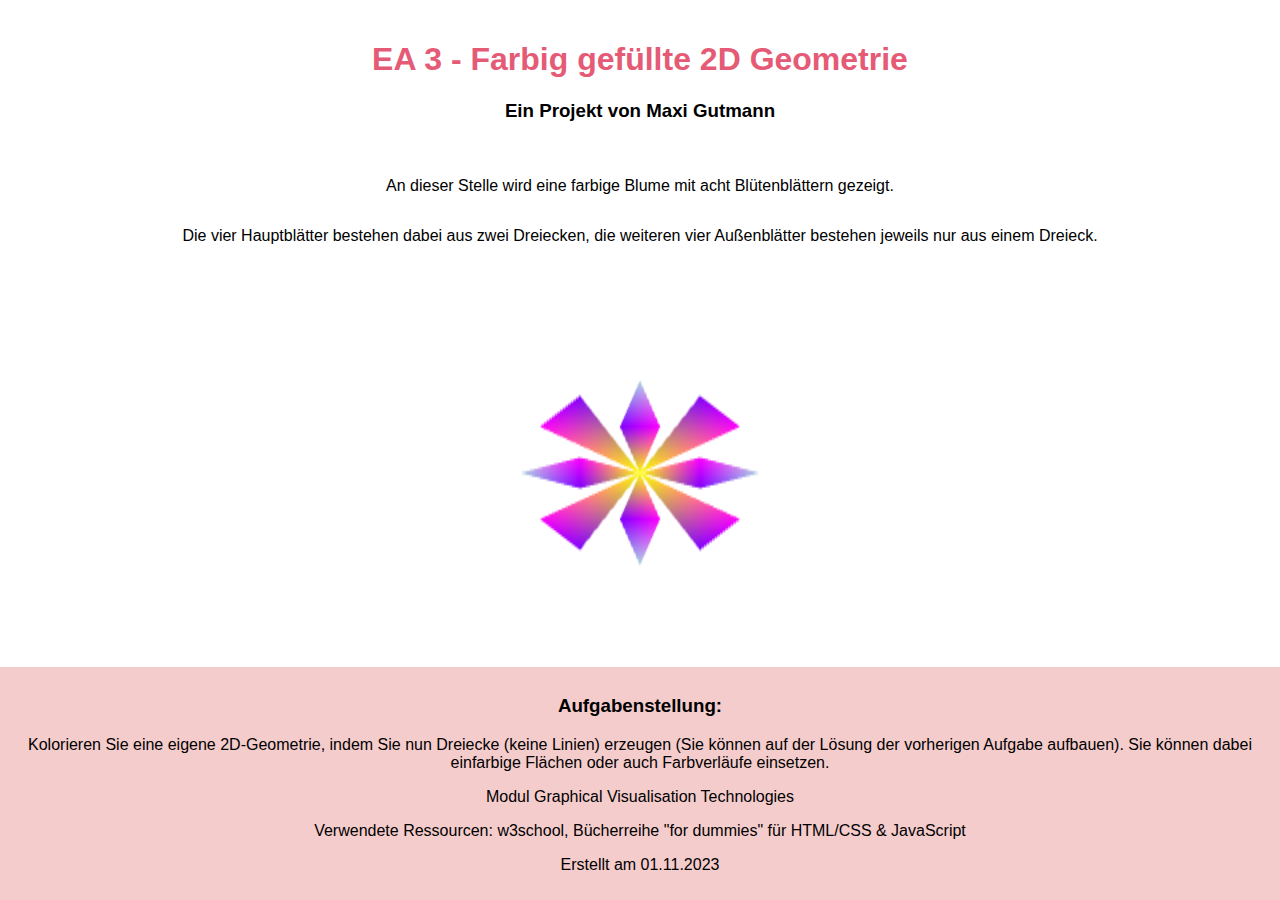
<file: EA3/EA3_Blume.html>
<!DOCTYPE html><!--START-->
<html lang="de">
<head>
    <meta charset="UTF-8">
    <meta name="viewport" content="width=device-width, initial-scale=1.0"><!--Dies gestaltet die Webseite responsiv auf den Endgeräten-->
    <title>Farbig gefüllte 2D Geometrie</title>
    <style>
        /* START - Allgemeines Styling */
        body, html {
        margin: 0;
        padding: 0;
        height: 100%; 
        font-family: Arial, sans-serif;
        display: flex;
        flex-direction: column;
        align-items: center;
        justify-content: center;
        }
        /* Styling für Header, Main, Footer und Canvas */
        header, main, footer, canvas {
           padding: 20px;
           text-align: center;
        }
        /* Styling für die Überschriften */
        h1, h2 {
             color: #e55b76; 
        }
        /* Hier wird der Text im Absatz zentriert */
        p {
            text-align: center;
        } 
       
        /* Footer Styling */
        footer {
            margin-top: 20px;
            padding: 10px;
            background-color: #f5cccc;
        } 
       
          /* Styling für Canvas */
        canvas { 
            width: 400px; height: 400px;  margin-top: 20px;
        }
         /* END */ 
    </style>
</head>
<body>
    <header><!--Hier wird die Kopfzeile definiert mit dem Titel und meinem Namen-->
        <h1>EA 3 - Farbig gefüllte 2D Geometrie</h1>
        <h3>Ein Projekt von Maxi Gutmann</h3>
    </header>
    <p>An dieser Stelle wird eine farbige Blume mit acht Blütenblättern gezeigt.  </p>
    <p>Die vier Hauptblätter bestehen dabei aus zwei Dreiecken, die weiteren vier Außenblätter bestehen jeweils nur aus einem Dreieck.</p>
    <br>
    <canvas id="blumeCanvas"></canvas> <!-- Hier wird das Canvas zum Zeichnen der 2D-Geometrie initialisiert -->
    <!-- Kurze Beschreibung der Grafik -->
    
    <script>//Hier beginnt das Script
        const canvas = document.getElementById('blumeCanvas');
        const gl = canvas.getContext('webgl');

        if (!gl) {  // Hier wird eine Fehlermeldung eingebaut, wenn WebGL nicht initialisiert werden kann
            alert('WebGL wird Es ist leider nicht möglich WebGL zu initalisieren. Eventuell unterstützt der Browser dies nicht. Ihrem Browser nicht unterstützt!');
        } else {
             // Hier wird der Vertex Shader initislisiert
            const vsSource = `  
                attribute vec4 aVertexPosition;
                attribute vec3 aVertexColor;
                varying lowp vec3 vColor;

                void main() {
                    gl_Position = aVertexPosition;
                    vColor = aVertexColor;
                }
            `;
           //  Fragment-Shader-Quellcode
            const fsSource = `
                varying lowp vec3 vColor;

                void main() {
                    gl_FragColor = vec4(vColor, 1.0);
                }
            `;
            // Initialisierung des Shader-Programms 
            const shaderProgram = initShaderProgram(gl, vsSource, fsSource);

            const programInfo = {
                program: shaderProgram,
                attribLocations: {
                    vertexPosition: gl.getAttribLocation(shaderProgram, 'aVertexPosition'),
                    vertexColor: gl.getAttribLocation(shaderProgram, 'aVertexColor'),
                },
            };

            const blumeVertices = [
                // Hier werden die Blütenblätter definiert: 
                // X, Y, R, G, B
                //Erstes Blütenblatt 
                0.0, 0.0, 1.0, 1.0, 0.0, // Mitte der Blume (gelb)
                0.1, 0.3, 1.0, 0.0, 1.0, // Ecke links (magenta)
                -0.1, 0.3, 0.5, 0.0, 1.0, // Ecke rechts  (lila)

                0.0, 0.6, 0.68, 0.85, 0.90, // Mitte der Blume (hellblau)
                0.1, 0.3, 1.0, 0.0, 1.0, //Ecke links (magenta)
                -0.1, 0.3, 0.5, 0.0, 1.0, // Ecke rechts  (lila)
                
                //zweites Blütenblatt
                0.0, 0.0, 1.0, 1.0, 0.0, // Mitte der Blume (gelb)
                0.3, 0.1, 1.0, 0.0, 1.0, // Ecke links (magenta)
                0.3, -0.1, 0.5, 0.0, 1.0, // Ecke rechts  (lila)

                0.6, 0.0, 0.68, 0.85, 0.90, // Mitte der Blume (hellblau)
                0.3, 0.1, 1.0, 0.0, 1.0, // Ecke links (magenta)
                0.3, -0.1, 0.5, 0.0, 1.0, // Ecke rechts  (lila)

                //Drittes Blütenblatt
                0.0, -0.6, 0.68, 0.85, 0.90, // Mitte der Blume (hellblau)
                0.1, -0.3, 1.0, 0.0, 1.0, // Ecke links (magenta)
                -0.1, -0.3, 0.5, 0.0, 1.0, // Ecke rechts  (lila)

                0.0, 0.0, 1.0, 1.0, 0.0, // Mitte der Blume (gelb)
                0.1, -0.3, 1.0, 0.0, 1.0, // Ecke links (magenta)
                -0.1, -0.3, 0.5, 0.0, 1.0, // Ecke rechts  (lila)

                //Viertes Blütenblatt
                0.0, 0.0, 1.0, 1.0, 0.0, // Mitte der Blume (gelb)
                -0.3, 0.1,1.0, 0.0, 1.0, // Ecke links (magenta)
                -0.3, -0.1, 0.5, 0.0, 1.0, // Ecke rechts  (lila)
                
                -0.6, 0.0, 0.68, 0.85, 0.90, // Mitte der Blume (hellblau)
                -0.3, 0.1,1.0, 0.0, 1.0, // Ecke links (magenta)
                -0.3, -0.1, 0.5, 0.0, 1.0, // Ecke rechts  (lila) 

                // Fünftes Blütenblatt (oben rechts)
                0.0, 0.0, 1.0, 1.0, 0.0, // Mitte der Blume (gelb)
                0.5, 0.3, 1.0, 0.0, 1.0, // Ecke links (magenta)
                0.3, 0.5, 0.5, 0.0, 1.0, // Ecke rechts  (lila)
                
                
                // Sechstes Blütenblatt (oben links)
                0.0, 0.0, 1.0, 1.0, 0.0, // Mitte der Blume (gelb)
                -0.5, 0.3, 1.0, 0.0, 1.0, // Ecke links (magenta)
                -0.3, 0.5, 0.5, 0.0, 1.0, // Ecke rechts  (lila)

                // Siebentes Blütenblatt (unten links)
                0.0, 0.0, 1.0, 1.0, 0.0, // Mitte der Blume (gelb)
                -0.5, -0.3, 1.0, 0.0, 1.0, // Ecke links (magenta)
                -0.3, -0.5, 0.5, 0.0, 1.0, // Ecke rechts  (lila)
                
                // Achtes Blütenblatt (unten rechts)
                0.0, 0.0, 1.0, 1.0, 0.0, // Mitte der Blume (gelb)
                0.5, -0.3, 1.0, 0.0, 1.0, // Ecke links (magenta)
                0.3, -0.5, 0.5, 0.0, 1.0, // Ecke rechts  (lila)
                
            ];
    
            const blumeBuffer = gl.createBuffer(); //Initialisierung des Buffer-SetUps
            gl.bindBuffer(gl.ARRAY_BUFFER, blumeBuffer);
            gl.bufferData(gl.ARRAY_BUFFER, new Float32Array(blumeVertices), gl.STATIC_DRAW);

            function render() {  // Hier wird die Rendering-Funktion für die Grafik aufgestellt
                gl.clearColor(1, 1, 1, 1);
                gl.clear(gl.COLOR_BUFFER_BIT);

                gl.bindBuffer(gl.ARRAY_BUFFER, blumeBuffer);

                gl.vertexAttribPointer(
                    programInfo.attribLocations.vertexPosition,
                    2,
                    gl.FLOAT,
                    false,
                    20,
                    0
                );
                gl.enableVertexAttribArray(programInfo.attribLocations.vertexPosition);

                gl.vertexAttribPointer(
                    programInfo.attribLocations.vertexColor,
                    3,
                    gl.FLOAT,
                    false,
                    20,
                    8
                );
                gl.enableVertexAttribArray(programInfo.attribLocations.vertexColor);

                gl.useProgram(programInfo.program);
                gl.drawArrays(gl.TRIANGLES, 0, 36); // Anzahl der Dreiecke hier anpassen
            }

            function initShaderProgram(gl, vsSource, fsSource) { // Hier wird die Funktion zum Initialisieren des Shader-Programms augestellt
                const vertexShader = loadShader(gl, gl.VERTEX_SHADER, vsSource);
                const fragmentShader = loadShader(gl, gl.FRAGMENT_SHADER, fsSource);

                const shaderProgram = gl.createProgram();
                gl.attachShader(shaderProgram, vertexShader);
                gl.attachShader(shaderProgram, fragmentShader);
                gl.linkProgram(shaderProgram);

                if (!gl.getProgramParameter(shaderProgram, gl.LINK_STATUS)) {
                    alert('Fehler beim Initialisieren des Shader-Programms: ' + gl.getProgramInfoLog(shaderProgram));
                    return null;
                }

                return shaderProgram;
            }

            function loadShader(gl, type, source) { // Diese Funktion dient zum Laden und Kompilieren von Shadern
                const shader = gl.createShader(type);
                gl.shaderSource(shader, source);
                gl.compileShader(shader);

                if (!gl.getShaderParameter(shader, gl.COMPILE_STATUS)) {
                    alert('Fehler beim Kompilieren des Shaders: ' + gl.getShaderInfoLog(shader));
                    gl.deleteShader(shader);
                    return null;
                }

                return shader;
            }

            render();// Hier wird die Render-Funktion aufgerufen, um die Grafik zu zeichnen
        }
    </script>
<footer><!--Im Footer befinden sich die Aufgabenstellung sowie Angaben zu den verwendeten Ressourcen-->
    <h3>Aufgabenstellung:</h3>
    <p>Kolorieren Sie eine eigene 2D-Geometrie, indem Sie nun Dreiecke (keine Linien) erzeugen (Sie können auf der Lösung der vorherigen Aufgabe aufbauen). 
        Sie können dabei einfarbige Flächen oder auch Farbverläufe einsetzen. </p>
    <p>Modul Graphical Visualisation Technologies</p>
    <p>Verwendete Ressourcen: w3school, Bücherreihe "for dummies" für HTML/CSS & JavaScript</p>
    <p>Erstellt am 01.11.2023</p>
</footer>
</body>
</html><!--END-->
</file>
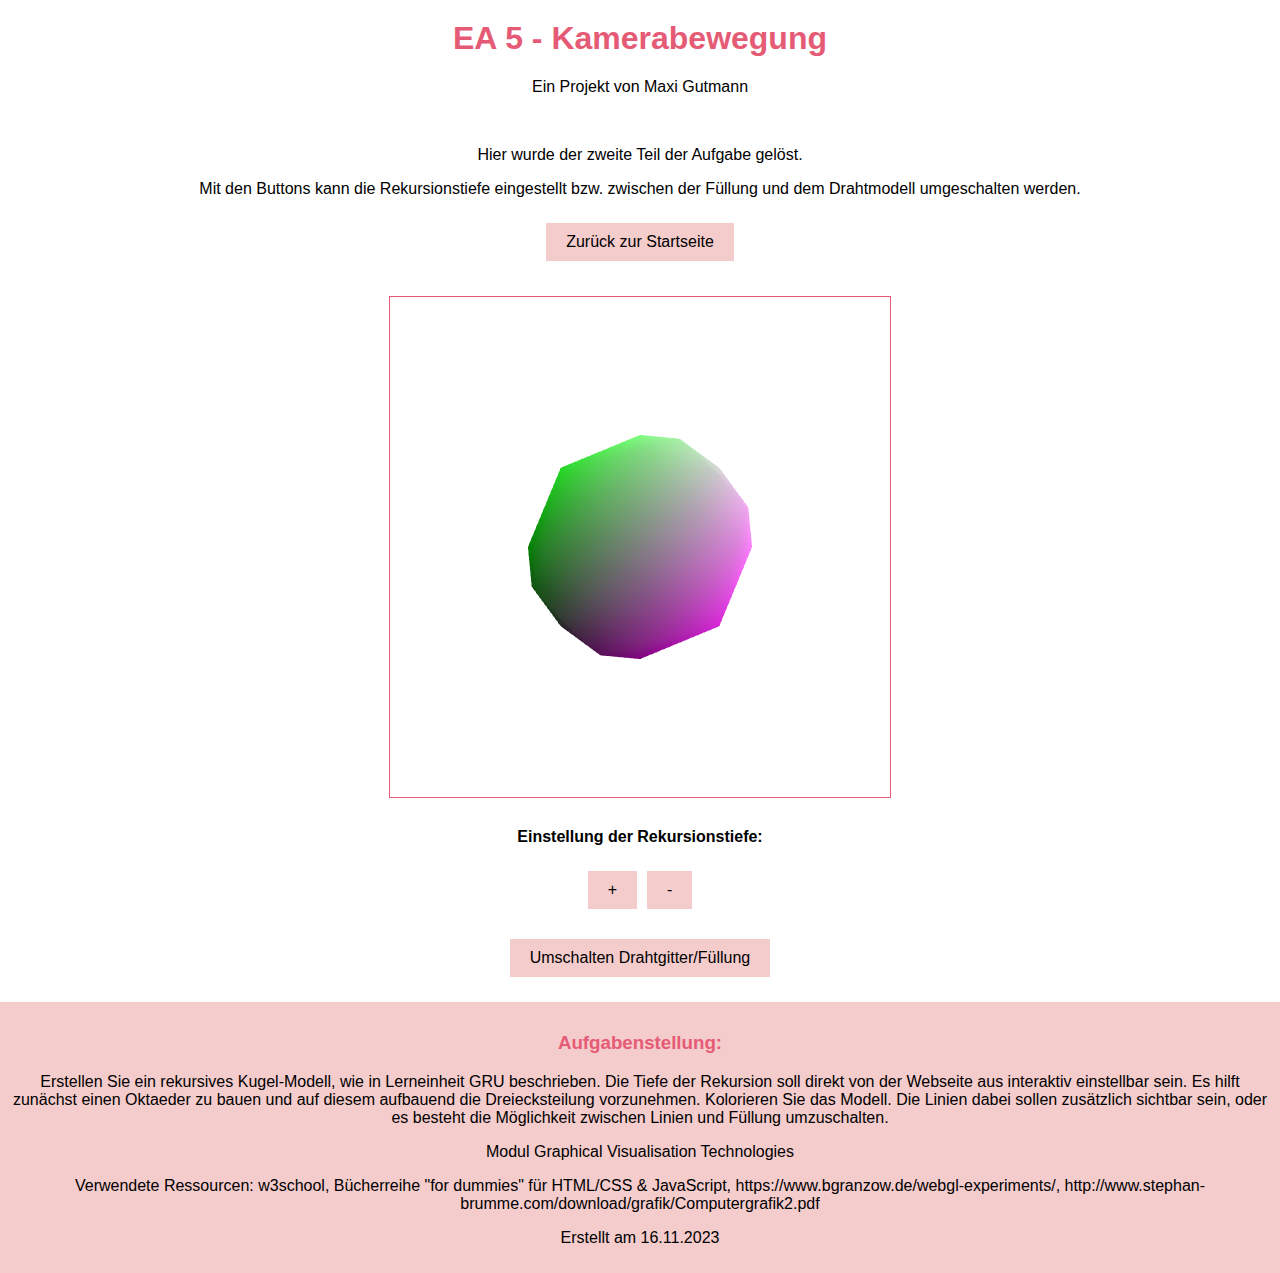
<file: EA5/Unterseite.html>
<!DOCTYPE html> <!--START-->
<html lang="de"> <!--EA5 - Kamerabewegung - Rekursives Kugelmodell-->
<head> 
    <meta charset="UTF-8"> <!--Hier wird der Zeichensatz für das Dokument festgelegt-->
    <meta name="viewport" content="width=device-width, initial-scale=1.0"><!--Dies gestaltet die Webseite responsiv auf den Endgeräten-->
    <title>Kamerabewegung von Maxi Gutmann</title><!--Das ist der Titel des Dokumentes-->
    <link rel="stylesheet" href="styles.css"><!--An dieser Stelle wird die CSS-Datei in die HTML-Datei eingebunden-->
</head>

<body onload="StartGl();">
    <header><!--Hier wird die Kopfzeile definiert mit dem Titel und meinem Namen-->
        <h1>EA 5 - Kamerabewegung</h1>
        <p>Ein Projekt von Maxi Gutmann</p>
        <br>
    </header>
     <!--Hier sind ersteinmal ein paar allgemeine Hinweise für den Nutzer der Webseite-->
     <p>Hier wurde der zweite Teil der Aufgabe gelöst.</p>
     <p>Mit den Buttons kann die Rekursionstiefe eingestellt bzw. zwischen der Füllung und dem Drahtmodell umgeschalten werden.</p>
     <!--AN dieser Stelle wird der Container für das Canvas definiert-->
     <div class="button-container">
        <button id="Home">Zurück zur Startseite</button> <!--Mittels des Buttons gelangt man zurück zur Startseite-->
    </div>
<div class="canvas-container">
    <canvas id="Canvas2" width="500" height="500"></canvas>
</div>
<p><b>Einstellung der Rekursionstiefe:</b></p>
<div class="button-container">
    <button id="increaseDepth">+</button>
    <button id="decreaseDepth">-</button>
   
</div>
<div class="button-container">
    <button id="toggleWireframe">Umschalten Drahtgitter/Füllung</button>
</div>
    <footer><!--Im Footer befinden sich die Aufgabenstellung sowie Angaben zu den verwendeten Ressourcen-->
        <h3>Aufgabenstellung:</h3>
        <p>Erstellen Sie ein rekursives Kugel-Modell, wie in Lerneinheit GRU beschrieben. Die Tiefe der Rekursion soll direkt von der Webseite aus interaktiv einstellbar sein. Es hilft zunächst einen Oktaeder zu bauen und auf diesem aufbauend die Dreiecksteilung vorzunehmen. Kolorieren Sie das Modell. Die Linien dabei sollen zusätzlich sichtbar sein, oder es besteht die Möglichkeit zwischen Linien und Füllung umzuschalten.</p>
        <p>Modul Graphical Visualisation Technologies</p>
        <p>Verwendete Ressourcen: w3school, Bücherreihe "for dummies" für HTML/CSS & JavaScript, https://www.bgranzow.de/webgl-experiments/, http://www.stephan-brumme.com/download/grafik/Computergrafik2.pdf</p>
        <p>Erstellt am 16.11.2023</p>
    </footer>

</body>
 <!-- Einbindung externer JavaScript-Dateien und WebGL Shader -->
<script src="gl-matrix.js"></script> <!-- Einbindung der gl-matrix Bibliothek -->
<script  src="webgl-utils.js"></script> <!-- Einbindung von WebGL Hilfsfunktionen -->
<script  src="sphere.js"></script> <!-- Einbindung des Skripts für die Kugel -->
<!-- Hier wird der Fragment Shader definiert: Berechnet die Farbe jedes Pixels des Objekts -->
<script id="shader-fs" type="x-shader/x-fragment">
    precision mediump float;

    varying vec4 vColor;

    void main(void) {
        gl_FragColor = vColor;
    }
</script>
 <!-- Hier wird der Vertex Shader definiert: Berechnet die Position der Vertices (Eckpunkte) -->
<script id="shader-vs" type="x-shader/x-vertex">
    attribute vec3 aVertexPosition; 
    attribute vec4 aVertexColor;

    uniform mat4 uMVMatrix;
    uniform mat4 uPMatrix;

    varying vec4 vColor;

    void main(void) {
        gl_Position = uPMatrix * uMVMatrix * vec4(aVertexPosition, 1.0);
        vColor = aVertexColor;
    }
</script>

<!-- Hier ist das JavaScript für die Interaktion und WebGL-Logik -->
<script >
    document.getElementById('Home').addEventListener('click', function() {
				window.location.href = 'index.html'; //Hier wird der Pfad zur zweiten HTML-Datei festgelegt
			});
   // Hier werden die benötigten Variablen deklariert
    var gl;
    var wireFrames = false;
    var kugel;
    var rekursionsTiefe = 2; // Startwert für Rekursionstiefe

     // Initialisierung des WebGL-Contexts und Einstellungen
    function initKugel(canvas) {
        try {
            gl = canvas.getContext("experimental-webgl");
            gl.viewportWidth = canvas.width;
            gl.viewportHeight = canvas.height;
        } catch (e) {
        }
        if (!gl) {
            alert("Could not initialise WebGL, sorry :-(");
        }
    }
    // Funktion zur Shader-Erstellung aus dem HTML-Dokument
    function getShader(gl, id) {
        var shaderScript = document.getElementById(id); // Code zum Laden und Kompilieren des Shaders
        if (!shaderScript) {
            return null;
        }
        var str = "";
        var k = shaderScript.firstChild;
        while (k) {
            if (k.nodeType == 3) {
                str += k.textContent;
            }
            k = k.nextSibling;
        }
        var shader;
        if (shaderScript.type == "x-shader/x-fragment") {
            shader = gl.createShader(gl.FRAGMENT_SHADER);
        } else if (shaderScript.type == "x-shader/x-vertex") {
            shader = gl.createShader(gl.VERTEX_SHADER);
        } else {
            return null;
        }

        gl.shaderSource(shader, str);
        gl.compileShader(shader);

        if (!gl.getShaderParameter(shader, gl.COMPILE_STATUS)) {
            alert(gl.getShaderInfoLog(shader));
            return null;
        }
        return shader;
    }

    var shaderProgram;
    // Initialisierung der Shader und des Shader-Programms
    function initShaders() {
        var fragmentShader = getShader(gl, "shader-fs");  // Code zum Verknüpfen der Shader mit WebGL-Programm
        var vertexShader = getShader(gl, "shader-vs");

        shaderProgram = gl.createProgram();
        gl.attachShader(shaderProgram, vertexShader);
        gl.attachShader(shaderProgram, fragmentShader);
        gl.linkProgram(shaderProgram);

        if (!gl.getProgramParameter(shaderProgram, gl.LINK_STATUS)) {
            alert("Could not initialise shaders");
        }

        gl.useProgram(shaderProgram);

        shaderProgram.vertexPositionAttribute = gl.getAttribLocation(shaderProgram, "aVertexPosition");
        gl.enableVertexAttribArray(shaderProgram.vertexPositionAttribute);

        shaderProgram.vertexColorAttribute = gl.getAttribLocation(shaderProgram, "aVertexColor");
        gl.enableVertexAttribArray(shaderProgram.vertexColorAttribute);

        shaderProgram.pMatrixUniform = gl.getUniformLocation(shaderProgram, "uPMatrix");
        shaderProgram.mvMatrixUniform = gl.getUniformLocation(shaderProgram, "uMVMatrix");
    }

    // Hilfsfunktionen für die Matrix-Operationen
    var mvMatrix = mat4.create();  // Model-View-Matrix
    var mvMatrixStack = [];  // Stack für Model-View-Matrix
    var pMatrix = mat4.create();  // Projektionsmatrix
    // Funktionen zum Speichern und Wiederherstellen von Matrizen
    function SaveMatrix() {
        var copy = mat4.create();
        mat4.copy(copy, mvMatrix);
        mvMatrixStack.push(copy);
    }
    function ReMatrix() {
        if (mvMatrixStack.length == 0) {
            throw "Invalid popMatrix!";
        }
        mvMatrix = mvMatrixStack.pop();
    }
    // Funktion zum Übergeben der Matrizen an die Shader
    function setMatrix() {
        gl.uniformMatrix4fv(shaderProgram.pMatrixUniform, false, pMatrix);  //Code zum Setzen der Matrix-Uniforms im Shader
        gl.uniformMatrix4fv(shaderProgram.mvMatrixUniform, false, mvMatrix);
    }

    // Hier wird die Szene gezeichnet
    function drawScene() {
    gl.viewport(0, 0, gl.viewportWidth, gl.viewportHeight);
    gl.disable(gl.CULL_FACE);
    gl.clear(gl.COLOR_BUFFER_BIT | gl.DEPTH_BUFFER_BIT);

    mat4.perspective(pMatrix, 45, gl.viewportWidth / gl.viewportHeight, 0.1, 100.0);

    SaveMatrix();
    mat4.translate(mvMatrix, mvMatrix, [0.0, 0.0, -8.0]);
    mat4.scale(mvMatrix, mvMatrix, [2.0, 2.0, 2.0]); // [x, y, z] Skalierungsfaktoren
    setMatrix();
    kugel.draw();
    ReMatrix();
}

    function change() {  // Schleife für Änderung des Kugel-Modells
        requestAnimFrame(change);
        drawScene();
        
    }
    // Startfunktion für WebGL
    function StartGl() {
        var canvas = document.getElementById("Canvas2");
        initKugel(canvas); // Initialisierung des WebGL-Contexts
        initShaders() // Initialisierung der Shader

        kugel = new kugel(rekursionsTiefe); // Erstellung der Kugel

        gl.clearColor(1.0, 1.0, 1.0, 1.0); // Festlegen der Hintergrundfarbe (Weiß)
        gl.enable(gl.DEPTH_TEST); // Aktivierung des Tiefentests

        change();// Start der Animationsschleife
         
        // Event-Handler für Buttons zur Steuerung der Rekursionstiefe und des Drahtgittermodus
        document.getElementById('increaseDepth').addEventListener('click', function() {
            rekursionsTiefe = Math.min(6, ++rekursionsTiefe);
            kugel.changeRekursion(rekursionsTiefe);
        });

        document.getElementById('decreaseDepth').addEventListener('click', function() {
            rekursionsTiefe = Math.max(0, --rekursionsTiefe);
            kugel.changeRekursion(rekursionsTiefe);
        });

        document.getElementById('toggleWireframe').addEventListener('click', function() {
            wireFrames = !wireFrames;
        });
        }

</script>
</head>
</html>
</file>
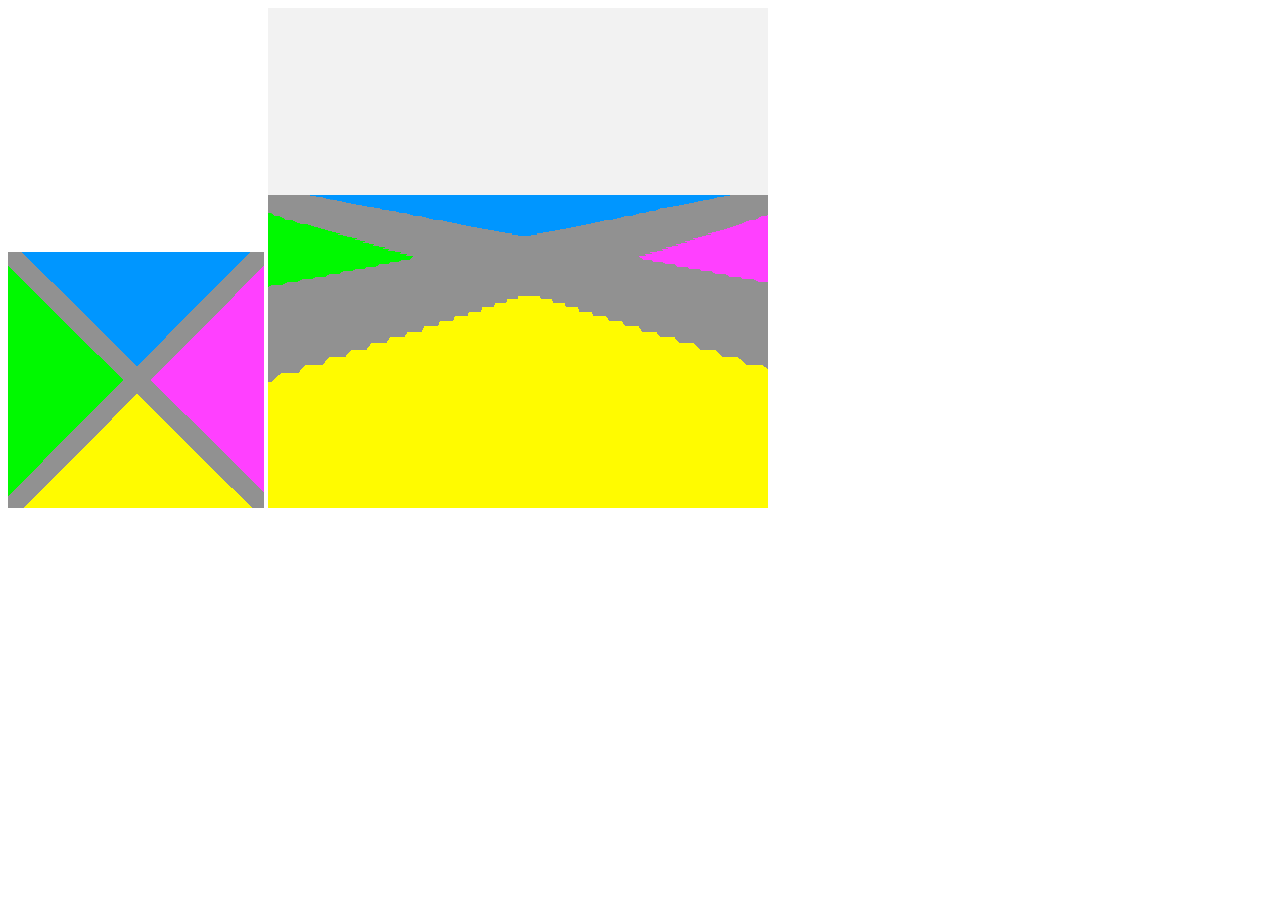
<file: Uebung/TXR_Src_tpl.html>
<!DOCTYPE html5>
<html>
	<head>
		<script src="ext/gl-matrix.js"></script>
		<script src="GVT_Src_vertexData_plane.js"></script>
		<script src="TXR_Src_tpl.js"></script>
		<img src="textures/x.png" alt="Beschreibung des Bildes">

		<script type="x-shader/x-vertex" id="vertexshader">
			attribute vec3 aPosition;
			attribute vec3 aNormal;
			attribute vec2 aTextureCoord;
			
			uniform mat4 uPMatrix;
			uniform mat4 uMVMatrix;
			uniform mat3 uNMatrix;
			
			varying vec2 vTextureCoord;
			
			void main(){
				// Calculte vertex position in eye coordinates. 
				vec4 tPosition = uMVMatrix * vec4(aPosition, 1.0);
				// Calculate projektion.
				gl_Position = uPMatrix * tPosition;
			
				vec3 tNormal = normalize(uNMatrix * aNormal);
				
				vTextureCoord = aTextureCoord;		
			}
		</script>
		<script type="x-shader/x-fragment" id="fragmentshader">
			precision mediump float;
			
			uniform sampler2D uTexture;
			
			varying vec2 vTextureCoord;
			
			void main() {
				gl_FragColor = texture2D(uTexture, vTextureCoord);
			}			
		</script>
	</head>
	<body onload="app.start()">
		<canvas id="canvas" width="500" height="500"></canvas>
	</body>
</html>
</file>
<file: EA4/style.css>
/* START - Allgemeines Styling */
body, html {
    margin: 0;
    padding: 0;
    font-family: Arial, sans-serif;
}

header, main, footer {
    padding: 20px;
    text-align: center;
}

h1, h2, h3{
    color: #e55b76; 
    margin-top: 20px;
}

canvas {
    margin: 10px;
    border: 1px solid #e55b76;
}

#degree-display {
    font-size: 24px;
    text-align: center;
    margin-top: 10px;
    }

/* Styling für Buttons */
button {
    padding: 10px 20px;
    margin: 5px;
    font-size: 16px;
    cursor: pointer;
    background-color: #f5cccc;
    border: #dd335a;
}

button:hover {
    background-color: #e55b76;
}

.button-container {
    display: flex;
    justify-content: center; 
    margin-top: 20px; 
    margin-bottom: 20px;
    
}


/* Footer Styling */
footer {
    margin-top: 20px;
    padding: 10px;
    background-color: #f5cccc;
} 
/* END */
</file>
<file: EA5/styles.css>
/* START - Allgemeines Styling */
body, html {
    margin: 0;
    padding: 0;
    font-family: Arial, sans-serif;
}

header, main, footer, p{
    text-align: center;
}

h1, h2, h3{
    color: #e55b76; 
    margin-top: 20px;
    text-align: center;
}

#degree-display {
    font-size: 24px;
    text-align: center;
    margin-top: 10px;
    }

/* Styling für Buttons */
button {
    padding: 10px 20px;
    margin: 5px;
    font-size: 16px;
    cursor: pointer;
    background-color: #f5cccc;
    border: #dd335a;
}

button:hover {
    background-color: #e55b76;
}

.button-container {
    display: flex;
    justify-content: center; 
    margin-top: 20px; 
    margin-bottom: 20px;
}
/*Styling für Canvas*/
.canvas-container {
    display: flex;
    justify-content: center; 
    margin-top: 20px; 
    margin-bottom: 20px;
    
}
canvas {
    margin: 10px;
    border: 1px solid #e55b76;
    background-color: #f5cccc;
}

/* Footer Styling */
footer {
    margin-top: 20px;
    padding: 10px;
    background-color: #f5cccc;
} 
/* END */
</file>
<file: EA6/styles.css>
/* START - Allgemeines Styling */
body, html {
    margin: 0;
    padding: 0;
    font-family: Arial, sans-serif;
}

header, main, footer, p{
    text-align: center;
}

h1, h2, h3{
    color: #e55b76; 
    margin-top: 20px;
    text-align: center;
}

#degree-display {
    font-size: 24px;
    text-align: center;
    margin-top: 10px;
    }

/* Styling für Buttons */
button {
    padding: 10px 20px;
    margin: 5px;
    font-size: 16px;
    cursor: pointer;
    background-color: #f5cccc;
    border: #dd335a;
}

button:hover {
    background-color: #e55b76;
}

.button-container {
    display: flex;
    justify-content: center; 
    margin-top: 20px; 
    margin-bottom: 20px;
}
/*Styling für Canvas*/
.canvas-container {
    display: flex;
    justify-content: center; 
    margin-top: 20px; 
    margin-bottom: 20px;
    
}
canvas {
    margin: 10px;
    border: 1px solid #e55b76;
    background-color: #f5cccc;
}

/* Footer Styling */
footer {
    margin-top: 20px;
    padding: 10px;
    background-color: #f5cccc;
} 
/* END */
</file>
<file: EA7/styles.css>
/* START - Allgemeines Styling */
body, html {
    margin: 0;
    padding: 0;
    font-family: Arial, sans-serif;
}

header, main, footer, p{
    text-align: center;
}

h1, h2, h3{
    color: #e55b76; 
    margin-top: 20px;
    text-align: center;
}

#degree-display {
    font-size: 24px;
    text-align: center;
    margin-top: 10px;
    }

/* Styling für Buttons */
button {
    padding: 10px 20px;
    margin: 5px;
    font-size: 16px;
    cursor: pointer;
    background-color: #f5cccc;
    border: #dd335a;
}

button:hover {
    background-color: #e55b76;
}

.button-container {
    display: flex;
    justify-content: center; 
    margin-top: 20px; 
    margin-bottom: 20px;
}
/*Styling für Canvas*/
.canvas-container {
    display: flex;
    flex-direction: column;
    align-items: center;
    margin-top: 20px; 
    margin-bottom: 20px;
    
}
canvas {
    margin: 10px;
    border: 1px solid #e55b76;
    background-color: #f5cccc;
}
.container {
    display: flex;
    align-items: center;
    justify-content: center;
}
/*Styling für den Conatiner*/
.item {
    display: flex;
    flex-direction: column;
    align-items: center;
    margin-right: 20px; /* Abstand zwischen den Elementen */
}
.item-text {
    margin-top: 8px; /* Abstand zwischen Element und Text */
}
/*Styling für das Bild*/
img {
    margin-left: 20px; /* Abstand zwischen Canvas und Bild */
    width: 800px; height: 500px;
    border: 1px solid #e55b76;
}
/* Footer Styling */
footer {
    margin-top: 20px;
    padding: 10px;
    background-color: #f5cccc;
} 
/* END */
</file>
<file: EA8/styles.css>
/* START - Allgemeines Styling */
body, html {
    margin: 0;
    padding: 0;
    font-family: Arial, sans-serif;
}

header, main, footer, p{
    text-align: center;
}

h1, h2, h3{
    color: #e55b76; 
    margin-top: 20px;
    text-align: center;
}

#degree-display {
    font-size: 24px;
    text-align: center;
    margin-top: 10px;
    }

/* Styling für Buttons */
button {
    padding: 10px 20px;
    margin: 5px;
    font-size: 16px;
    cursor: pointer;
    background-color: #f5cccc;
    border: #dd335a;
}

button:hover {
    background-color: #e55b76;
}

.button-container {
    display: flex;
    justify-content: center; 
    margin-top: 20px; 
    margin-bottom: 20px;
}
/*Styling für Canvas*/
.canvas-container {
    display: flex;
    flex-direction: column;
    align-items: center;
    margin-top: 20px; 
    margin-bottom: 20px;
    
}
canvas {
    margin: 10px;
    border: 1px solid #e55b76;
    background-color: #f5cccc;
}
.container {
    display: flex;
    align-items: center;
    justify-content: center;
}
/*Styling für den Conatiner*/
.item {
    display: flex;
    flex-direction: column;
    align-items: center;
    margin-right: 20px; /* Abstand zwischen den Elementen */
}
.item-text {
    margin-top: 8px; /* Abstand zwischen Element und Text */
}
/*Styling für das Bild*/
img {
    margin-left: 20px; /* Abstand zwischen Canvas und Bild */
    width: 800px; height: 500px;
    border: 1px solid #e55b76;
}
/* Footer Styling */
footer {
    margin-top: 20px;
    padding: 10px;
    background-color: #f5cccc;
} 
/* END */
</file>
<file: GVT/styles.css>
/* START - Allgemeines Styling */
body, html {
    margin: 0;
    padding: 0;
    font-family: Arial, sans-serif;
}

header, main, footer {
    padding: 20px;
    text-align: center;
}

h1, h2 {
    color: #e55b76; 
    margin-top: 20px;
}

/* Styling des Donuts */
.donut-container {
    display: inline-block;
    margin: 20px;
}

#donut {
    width: 500px; 
    height: auto;
}

#degree-display {
    font-size: 24px;
    text-align: center;
    margin-top: 10px;
    }

/* Styling für Buttons */
button {
    padding: 10px 20px;
    margin: 5px;
    font-size: 16px;
    cursor: pointer;
    background-color: #f5cccc;
    border: #dd335a;
}

button:hover {
    background-color: #e55b76;
}

.button-container {
    text-align: center;
    margin-top: 20px;
    
}
/* Styling des Elefanten */
.elefant-container {
    width: 600px; 
    margin: auto;
    margin-top: 50px;
}

#schwingender-elefant {
    width: 100%;
    height: auto;
}

/* Footer Styling */
footer {
    margin-top: 20px;
    padding: 10px;
    background-color: #f5cccc;
} 
/* END */
</file>
